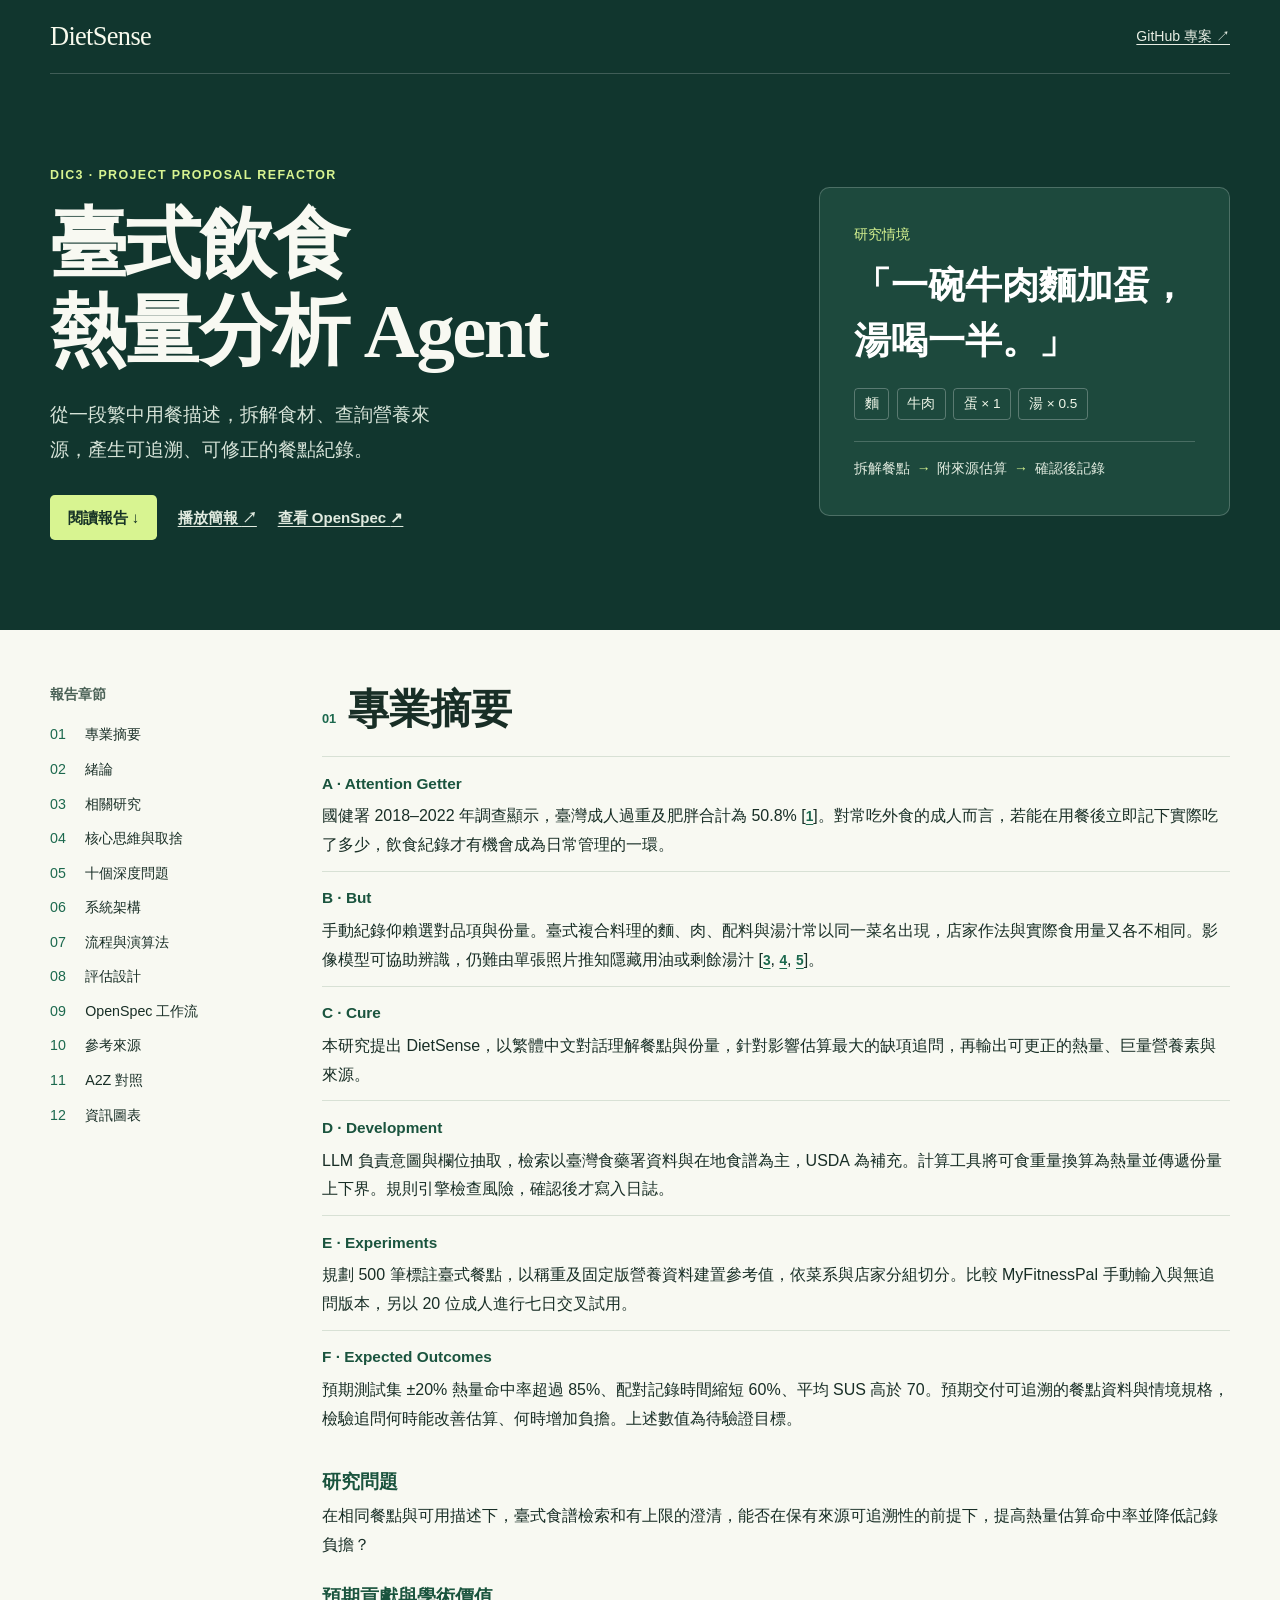
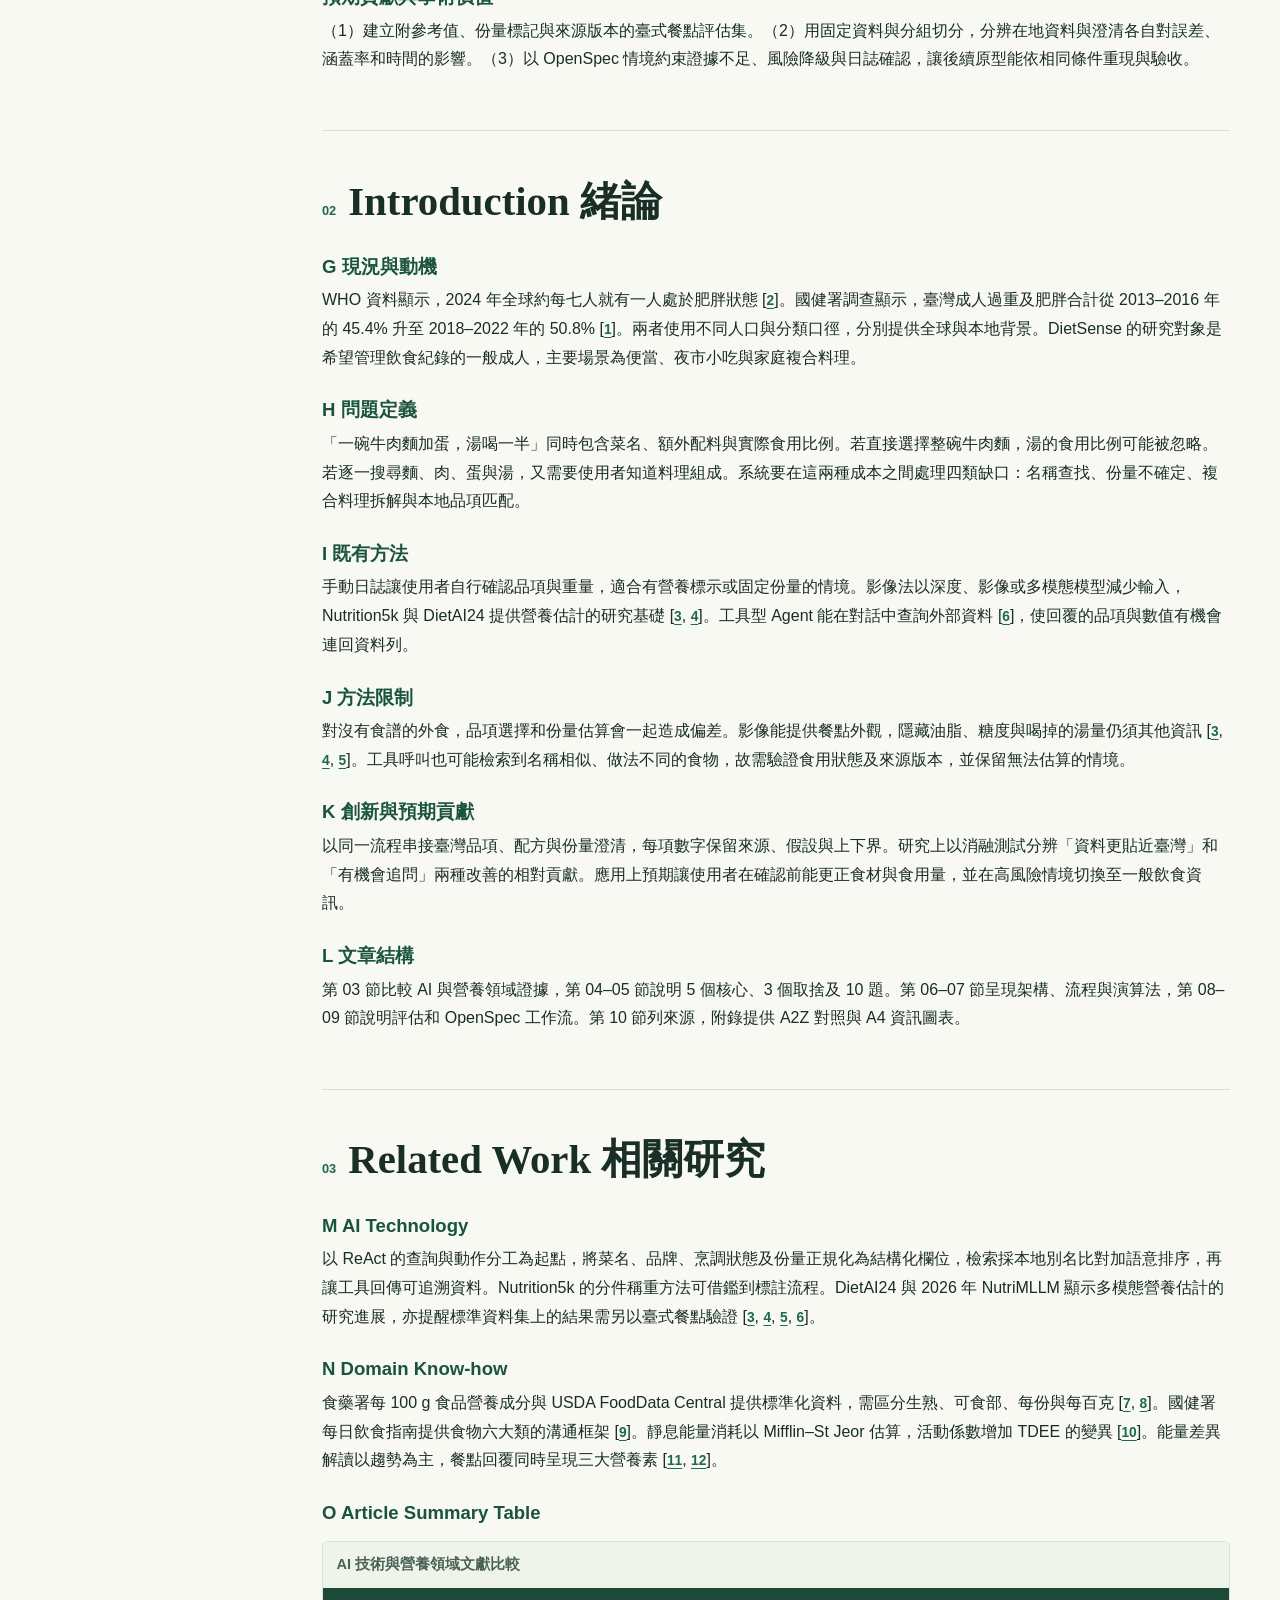
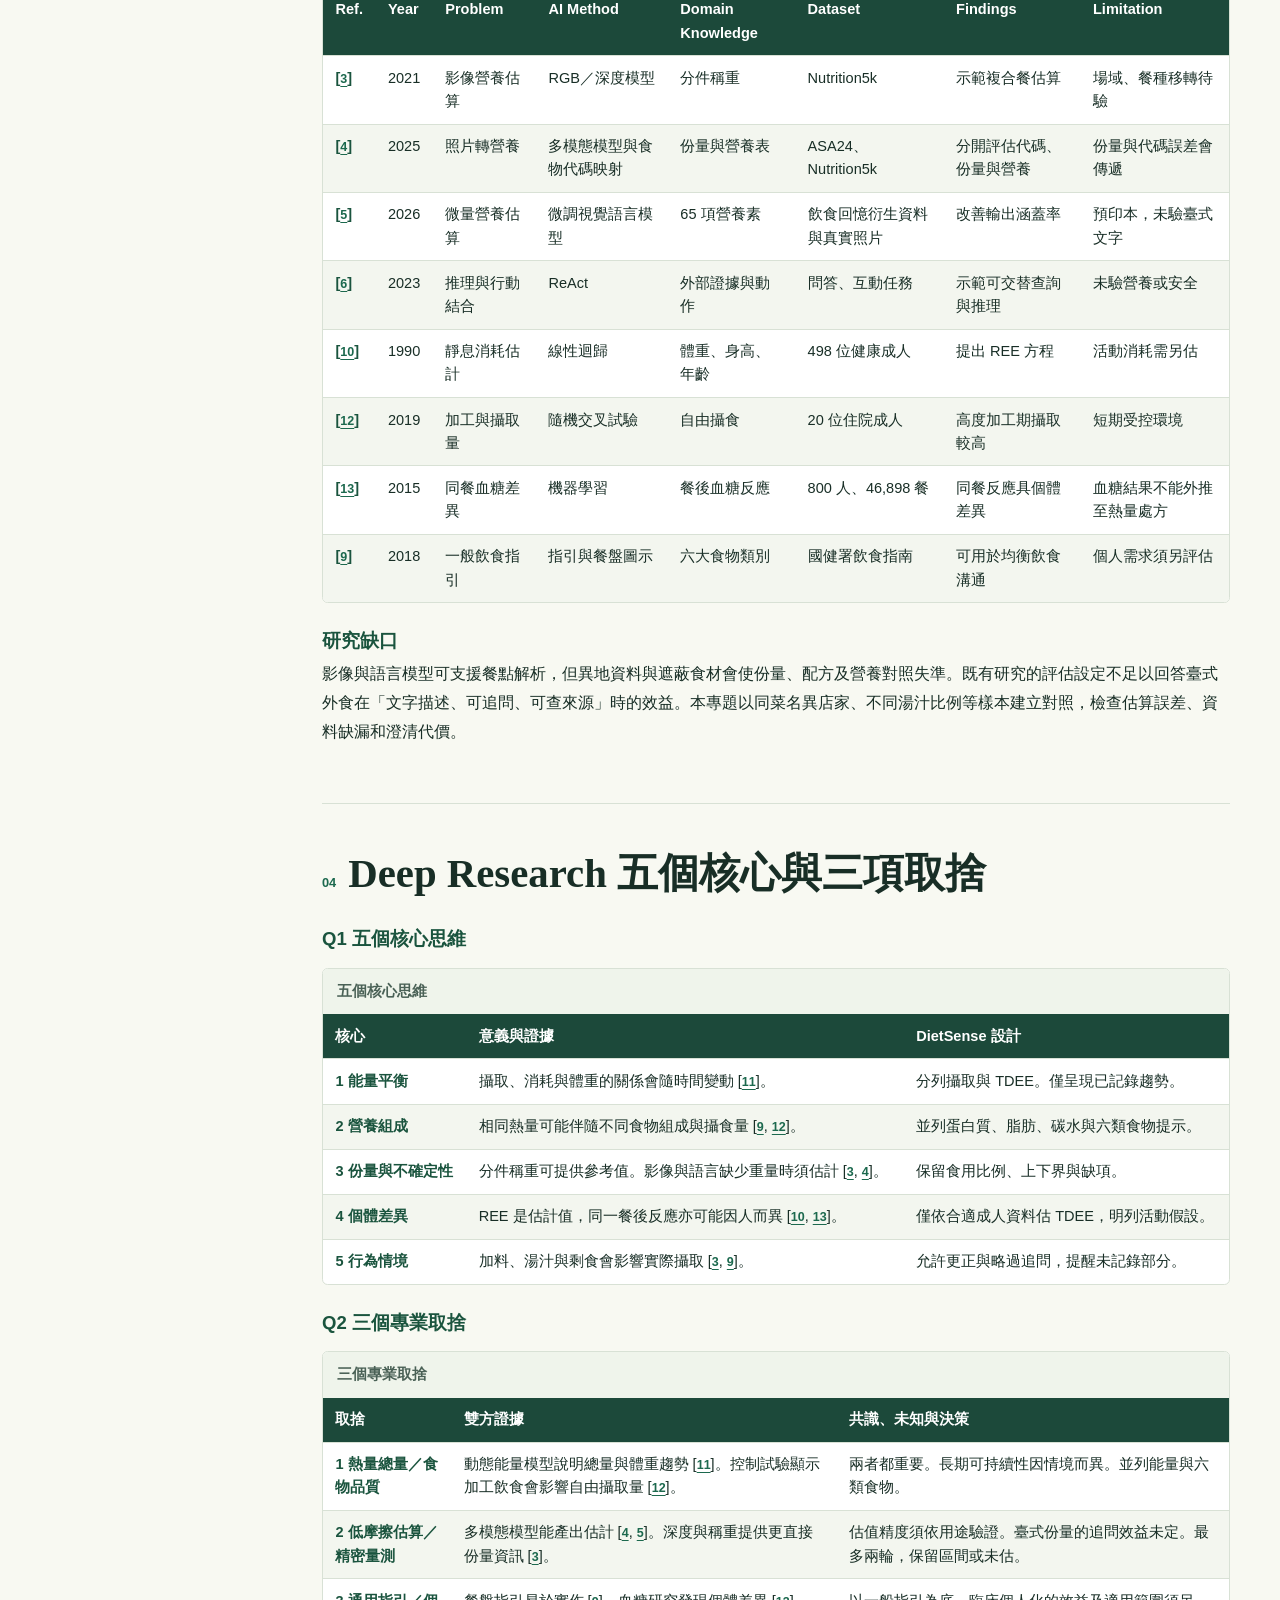
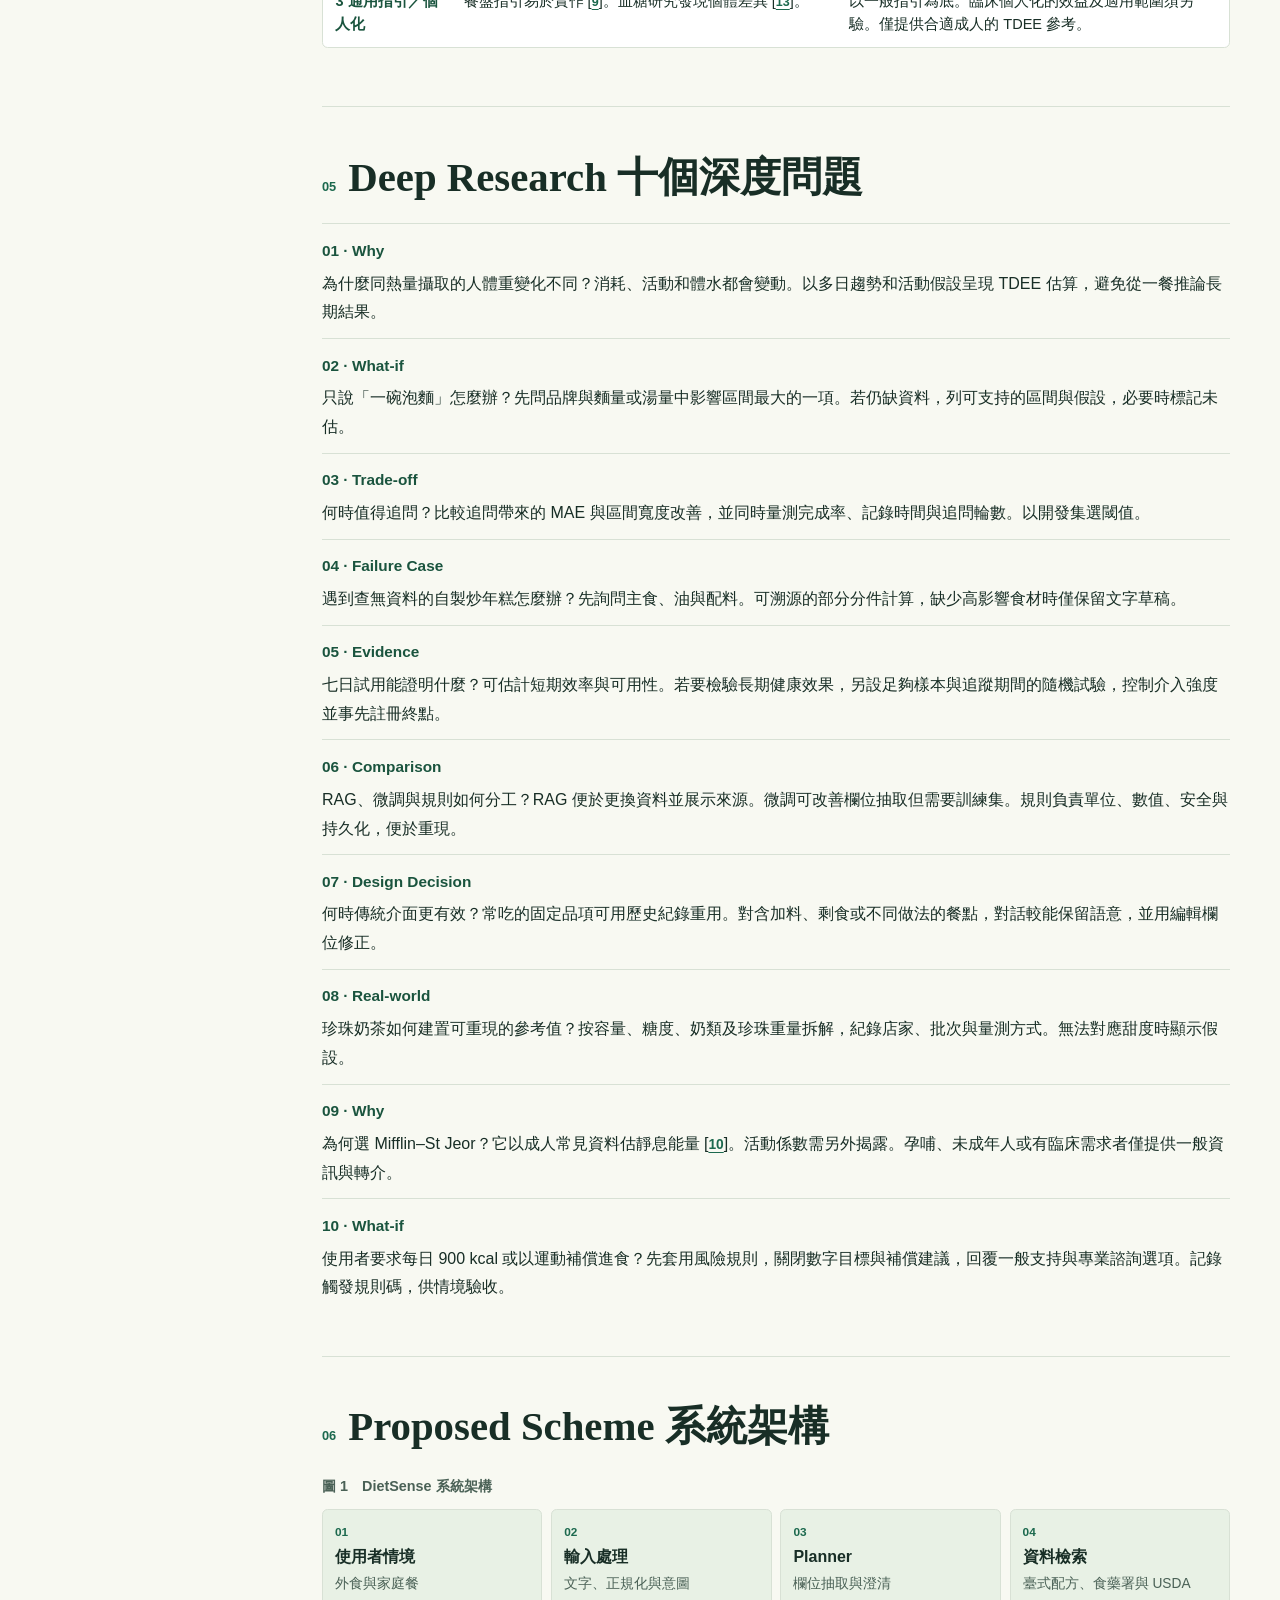
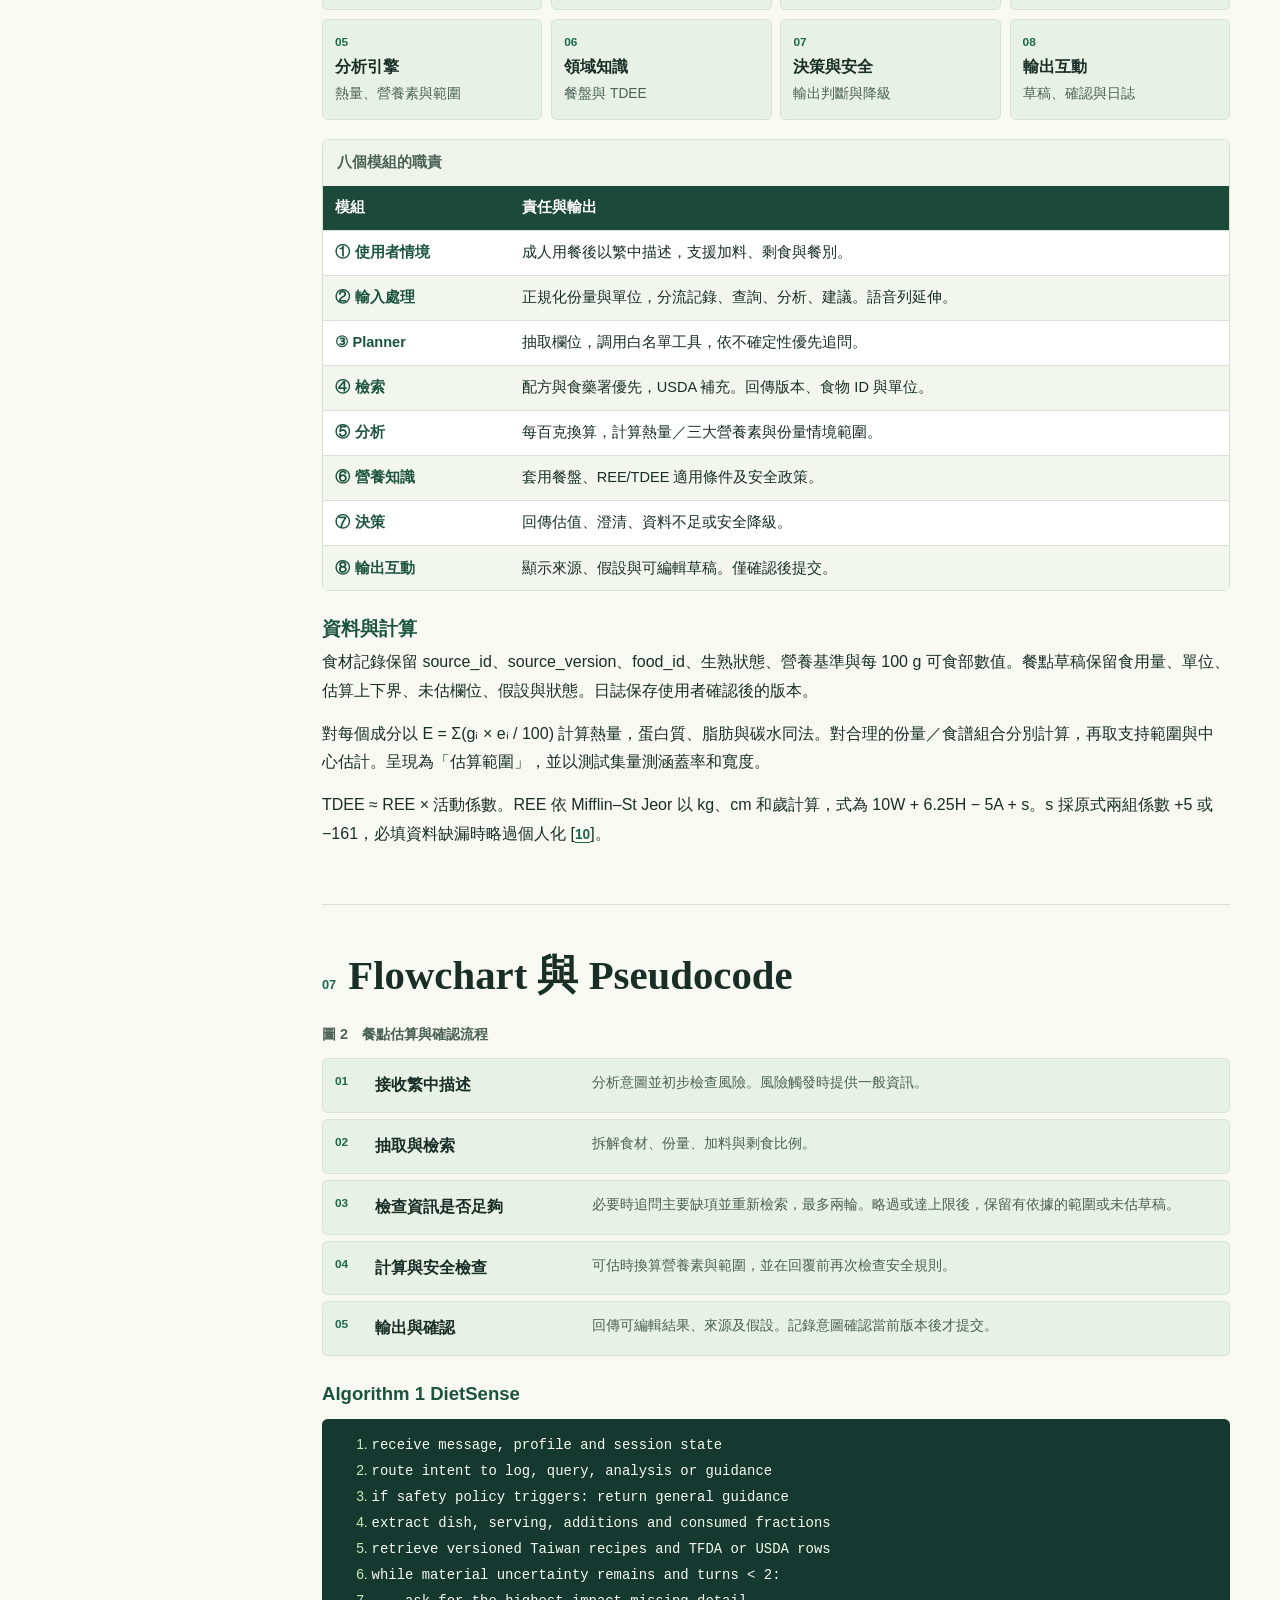
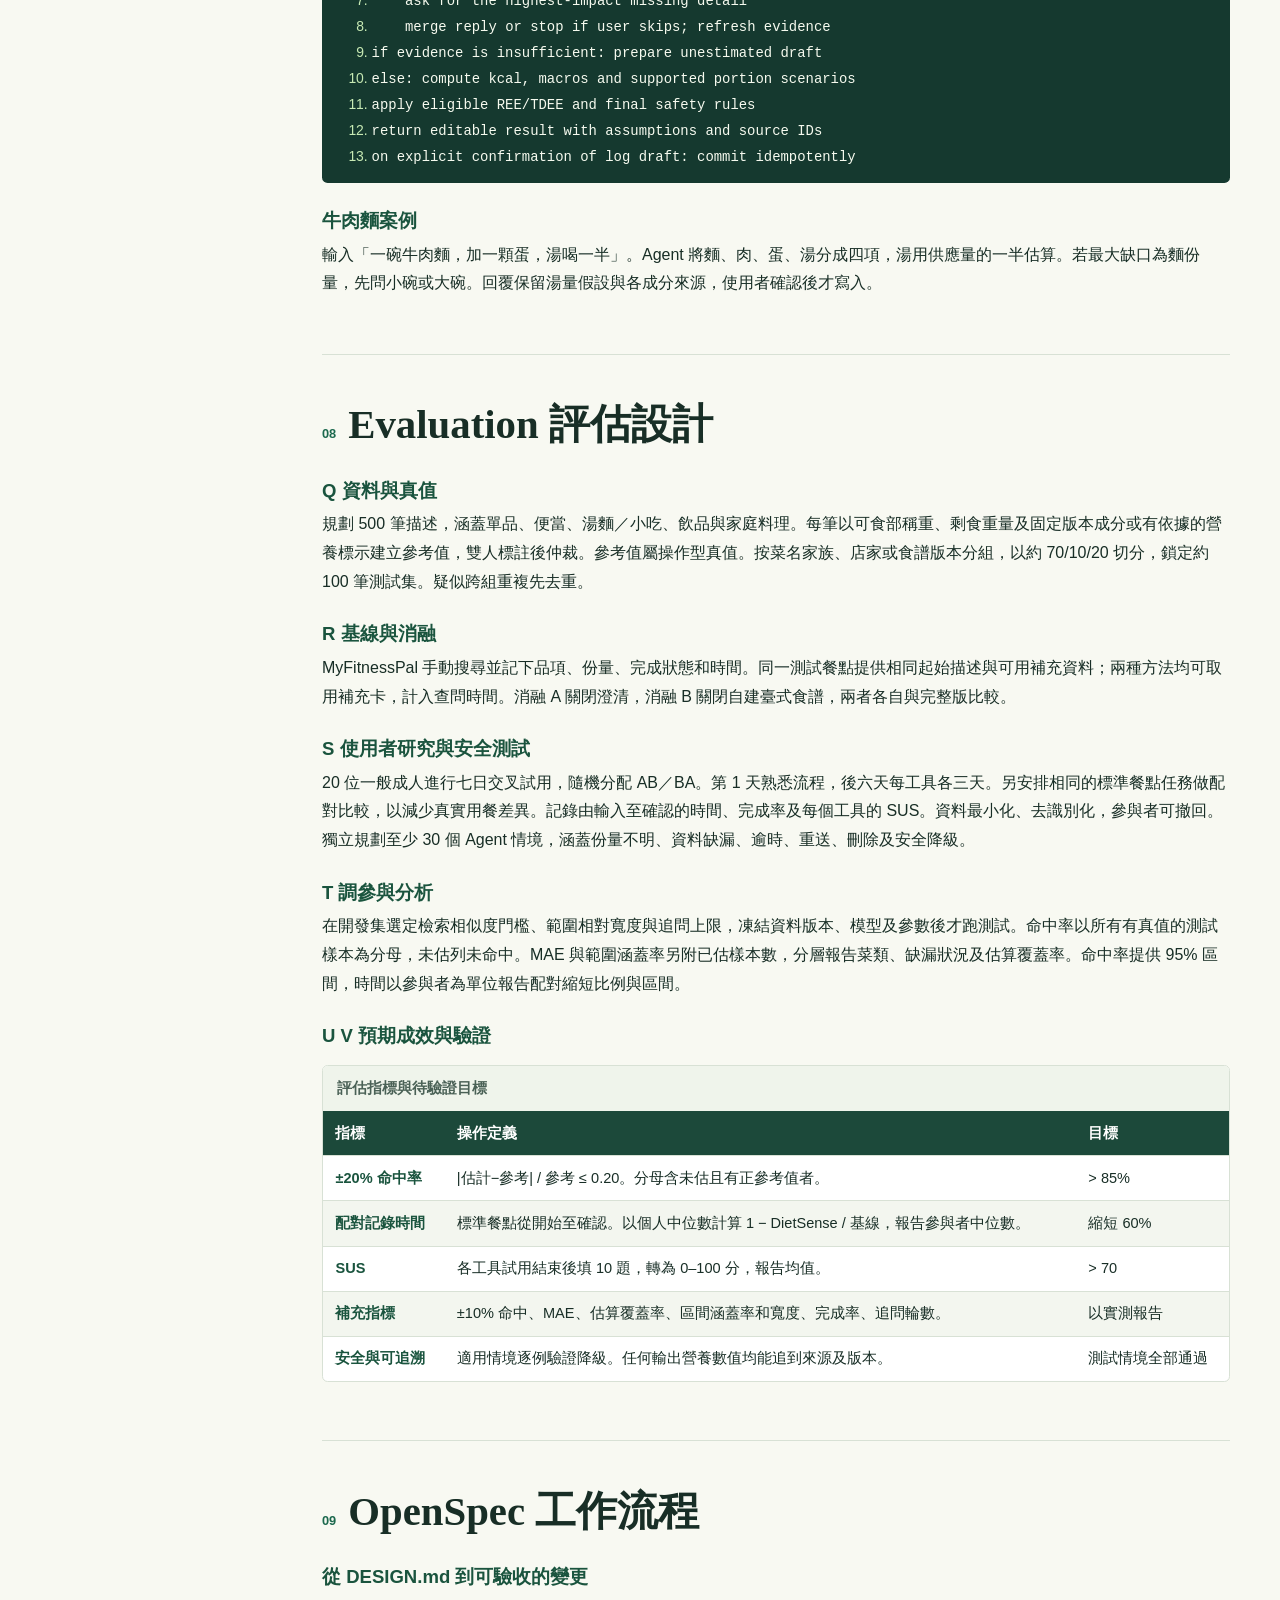
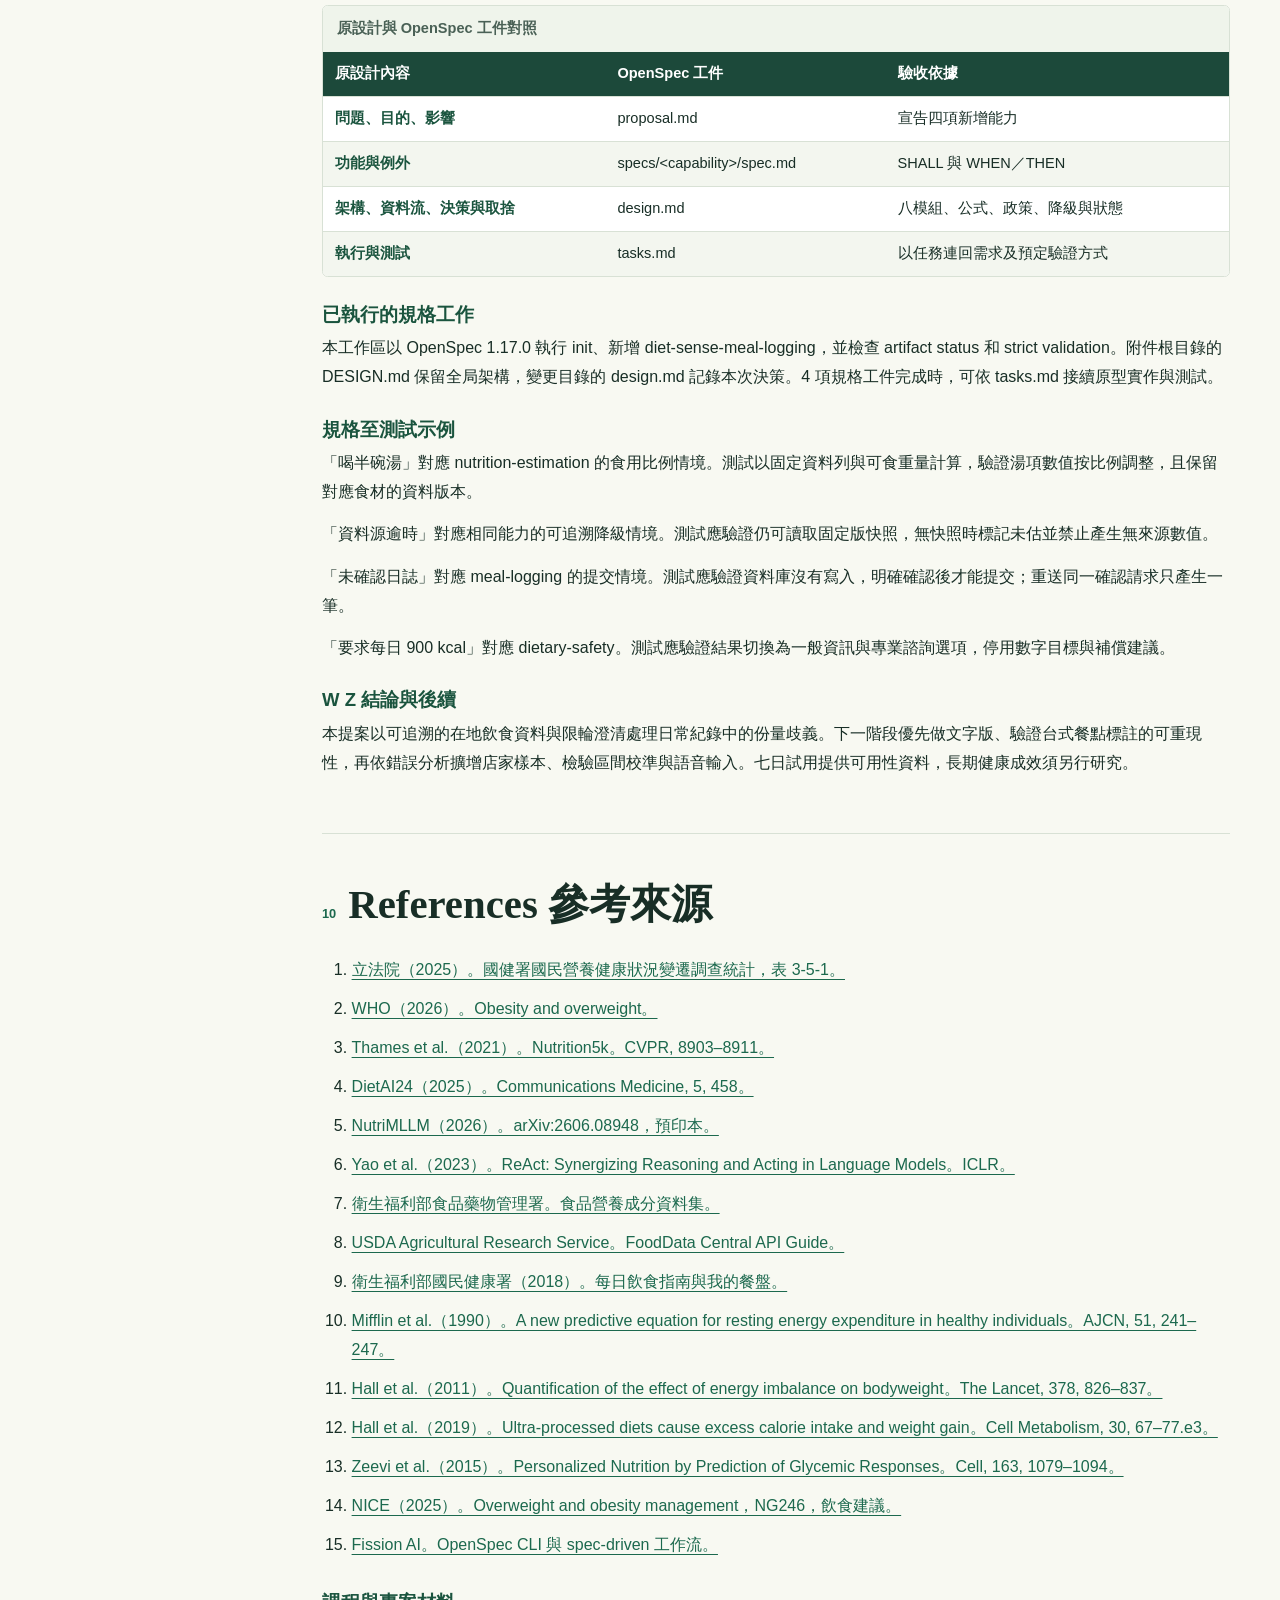
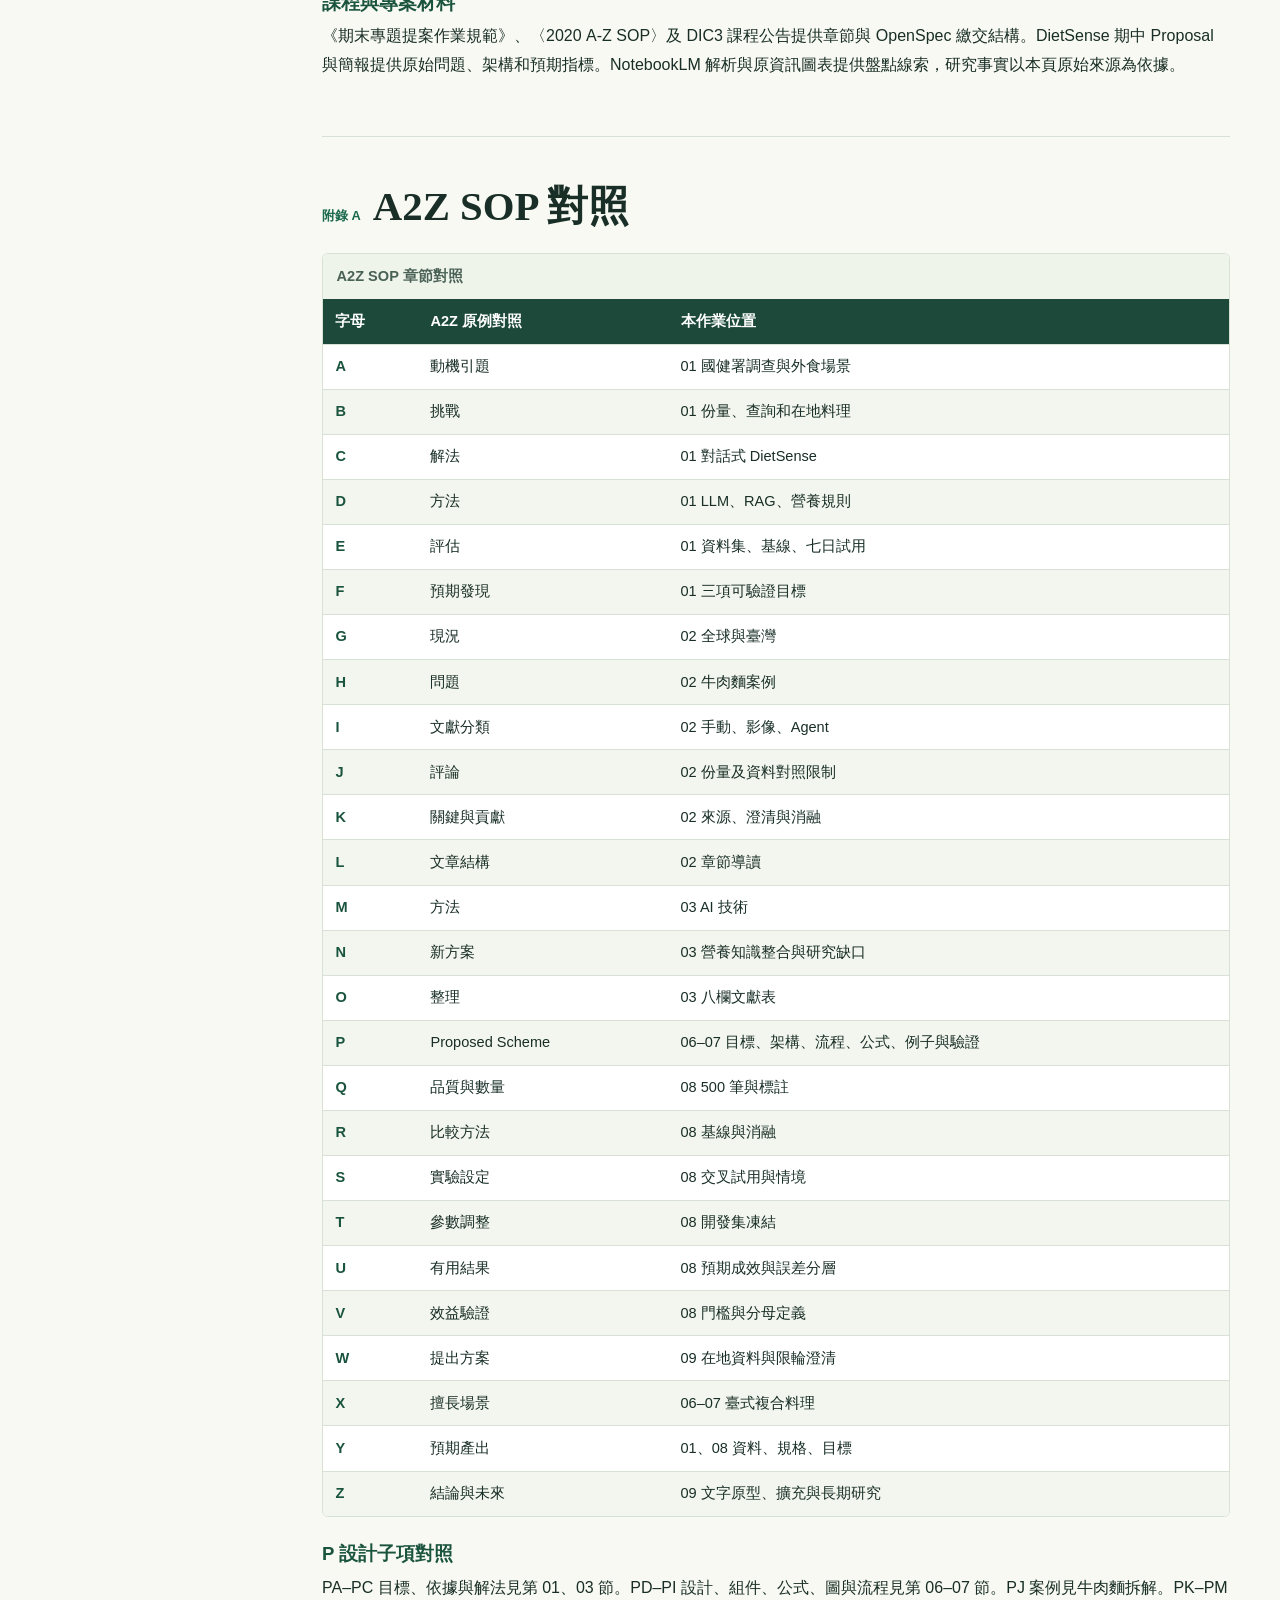
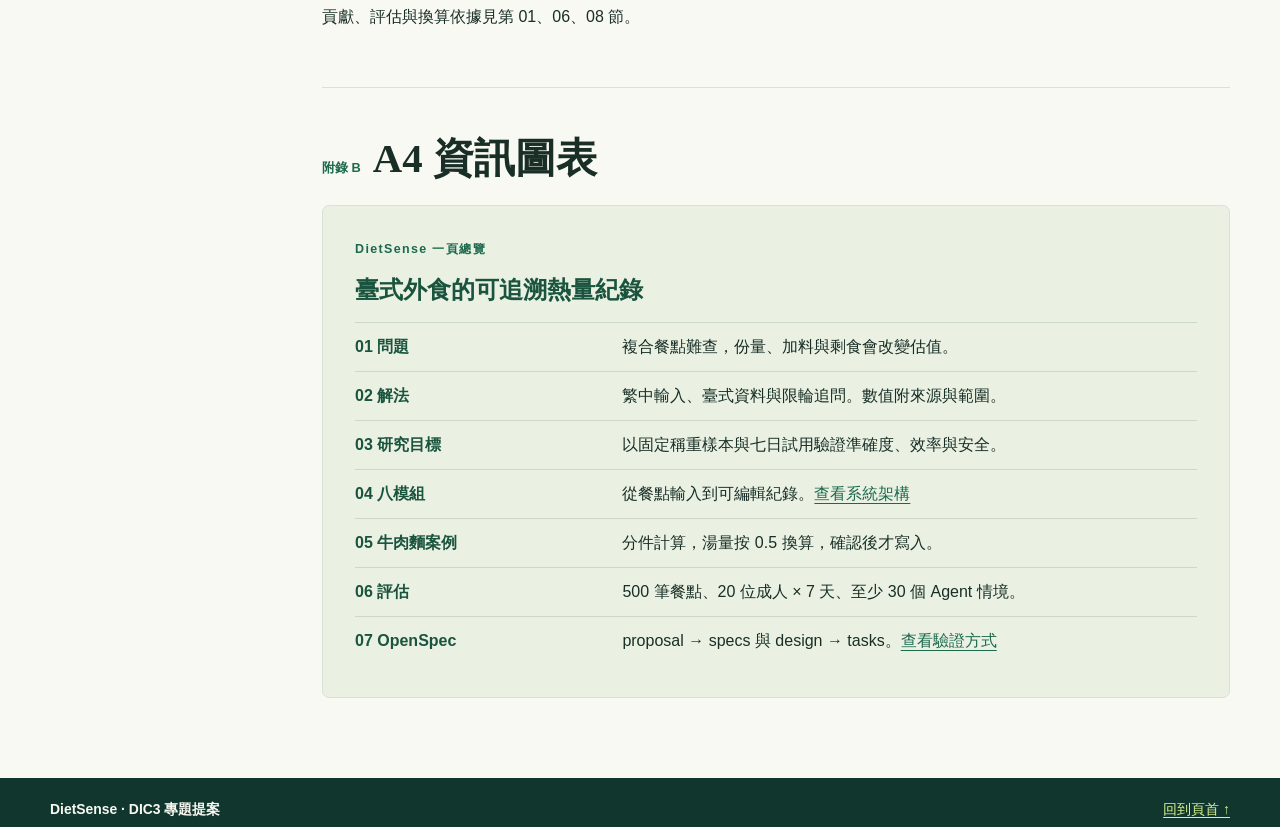
<file: index.html>
<!doctype html>
<html lang="zh-Hant-TW">
<head>
  <meta charset="utf-8">
  <meta name="viewport" content="width=device-width,initial-scale=1">
  <meta name="description" content="DietSense DIC3 專題提案重構。以 OpenSpec 設計臺式飲食熱量分析 Agent。">
  <meta name="theme-color" content="#11362e">
  <title>DietSense 臺式飲食熱量分析 Agent</title>
  <link rel="stylesheet" href="styles.css">
</head>
<body id="top">
<a href="#report" class="skip">跳至報告</a>
<header class="site-header">
  <div class="wrap masthead"><a class="brand" href="#top">DietSense</a><a class="repo-link" href="https://github.com/dennis6651259-hub/1111-DoI3">GitHub 專案 <span aria-hidden="true">↗</span></a></div>
</header>
<div class="hero">
  <div class="wrap hero-grid">
    <div>
      <p class="section-kicker">DIC3 · PROJECT PROPOSAL REFACTOR</p>
      <h1>臺式飲食<br>熱量分析 Agent</h1>
      <p class="lead">從一段繁中用餐描述，拆解食材、查詢營養來源，產生可追溯、可修正的餐點紀錄。</p>
      <div class="actions"><a class="primary" href="#abstract">閱讀報告 <span aria-hidden="true">↓</span></a><a class="secondary" href="slides/">播放簡報 <span aria-hidden="true">↗</span></a><a class="secondary" href="https://github.com/dennis6651259-hub/1111-DoI3/tree/main/openspec/changes/diet-sense-meal-logging">查看 OpenSpec <span aria-hidden="true">↗</span></a></div>
    </div>
    <figure class="example">
      <figcaption>研究情境</figcaption>
      <blockquote>「一碗牛肉麵加蛋，<br>湯喝一半。」</blockquote>
      <ul aria-label="餐點成分"><li>麵</li><li>牛肉</li><li>蛋 × 1</li><li>湯 × 0.5</li></ul>
      <p>拆解餐點 <span aria-hidden="true">→</span> 附來源估算 <span aria-hidden="true">→</span> 確認後記錄</p>
    </figure>
  </div>
</div>
<div class="wrap layout">
  <nav class="toc" aria-label="章節導覽"><p>報告章節</p><ol><li><a href="#abstract"><span>01</span>專業摘要</a></li><li><a href="#introduction"><span>02</span>緒論</a></li><li><a href="#related-work"><span>03</span>相關研究</a></li><li><a href="#core-ideas"><span>04</span>核心思維與取捨</a></li><li><a href="#questions"><span>05</span>十個深度問題</a></li><li><a href="#architecture"><span>06</span>系統架構</a></li><li><a href="#workflow"><span>07</span>流程與演算法</a></li><li><a href="#evaluation"><span>08</span>評估設計</a></li><li><a href="#openspec"><span>09</span>OpenSpec 工作流</a></li><li><a href="#references"><span>10</span>參考來源</a></li><li><a href="#a2z"><span>11</span>A2Z 對照</a></li><li><a href="#infographic"><span>12</span>資訊圖表</a></li></ol></nav>
  <details class="mobile-toc"><summary>報告章節</summary><nav aria-label="行動版章節導覽"><ol><li><a href="#abstract"><span>01</span>專業摘要</a></li><li><a href="#introduction"><span>02</span>緒論</a></li><li><a href="#related-work"><span>03</span>相關研究</a></li><li><a href="#core-ideas"><span>04</span>核心思維與取捨</a></li><li><a href="#questions"><span>05</span>十個深度問題</a></li><li><a href="#architecture"><span>06</span>系統架構</a></li><li><a href="#workflow"><span>07</span>流程與演算法</a></li><li><a href="#evaluation"><span>08</span>評估設計</a></li><li><a href="#openspec"><span>09</span>OpenSpec 工作流</a></li><li><a href="#references"><span>10</span>參考來源</a></li><li><a href="#a2z"><span>11</span>A2Z 對照</a></li><li><a href="#infographic"><span>12</span>資訊圖表</a></li></ol></nav></details>
  <main id="report">
    <section id="abstract" aria-labelledby="abstract-title"><header class="section-title"><span>01</span><h2 id="abstract-title">專業摘要</h2></header><div class="labelled"><strong>A · Attention Getter</strong><p>國健署 2018–2022 年調查顯示，臺灣成人過重及肥胖合計為 50.8% [<a class="cite" href="#ref-1">1</a>]。對常吃外食的成人而言，若能在用餐後立即記下實際吃了多少，飲食紀錄才有機會成為日常管理的一環。</p></div><div class="labelled"><strong>B · But</strong><p>手動紀錄仰賴選對品項與份量。臺式複合料理的麵、肉、配料與湯汁常以同一菜名出現，店家作法與實際食用量又各不相同。影像模型可協助辨識，仍難由單張照片推知隱藏用油或剩餘湯汁 [<a class="cite" href="#ref-3">3</a>, <a class="cite" href="#ref-4">4</a>, <a class="cite" href="#ref-5">5</a>]。</p></div><div class="labelled"><strong>C · Cure</strong><p>本研究提出 DietSense，以繁體中文對話理解餐點與份量，針對影響估算最大的缺項追問，再輸出可更正的熱量、巨量營養素與來源。</p></div><div class="labelled"><strong>D · Development</strong><p>LLM 負責意圖與欄位抽取，檢索以臺灣食藥署資料與在地食譜為主，USDA 為補充。計算工具將可食重量換算為熱量並傳遞份量上下界。規則引擎檢查風險，確認後才寫入日誌。</p></div><div class="labelled"><strong>E · Experiments</strong><p>規劃 500 筆標註臺式餐點，以稱重及固定版營養資料建置參考值，依菜系與店家分組切分。比較 MyFitnessPal 手動輸入與無追問版本，另以 20 位成人進行七日交叉試用。</p></div><div class="labelled"><strong>F · Expected Outcomes</strong><p>預期測試集 ±20% 熱量命中率超過 85%、配對記錄時間縮短 60%、平均 SUS 高於 70。預期交付可追溯的餐點資料與情境規格，檢驗追問何時能改善估算、何時增加負擔。上述數值為待驗證目標。</p></div><h3>研究問題</h3><p>在相同餐點與可用描述下，臺式食譜檢索和有上限的澄清，能否在保有來源可追溯性的前提下，提高熱量估算命中率並降低記錄負擔？</p><h3>預期貢獻與學術價值</h3><p>（1）建立附參考值、份量標記與來源版本的臺式餐點評估集。（2）用固定資料與分組切分，分辨在地資料與澄清各自對誤差、涵蓋率和時間的影響。（3）以 OpenSpec 情境約束證據不足、風險降級與日誌確認，讓後續原型能依相同條件重現與驗收。</p></section><section id="introduction" aria-labelledby="introduction-title"><header class="section-title"><span>02</span><h2 id="introduction-title">Introduction 緒論</h2></header><h3>G 現況與動機</h3><p>WHO 資料顯示，2024 年全球約每七人就有一人處於肥胖狀態 [<a class="cite" href="#ref-2">2</a>]。國健署調查顯示，臺灣成人過重及肥胖合計從 2013–2016 年的 45.4% 升至 2018–2022 年的 50.8% [<a class="cite" href="#ref-1">1</a>]。兩者使用不同人口與分類口徑，分別提供全球與本地背景。DietSense 的研究對象是希望管理飲食紀錄的一般成人，主要場景為便當、夜市小吃與家庭複合料理。</p><h3>H 問題定義</h3><p>「一碗牛肉麵加蛋，湯喝一半」同時包含菜名、額外配料與實際食用比例。若直接選擇整碗牛肉麵，湯的食用比例可能被忽略。若逐一搜尋麵、肉、蛋與湯，又需要使用者知道料理組成。系統要在這兩種成本之間處理四類缺口：名稱查找、份量不確定、複合料理拆解與本地品項匹配。</p><h3>I 既有方法</h3><p>手動日誌讓使用者自行確認品項與重量，適合有營養標示或固定份量的情境。影像法以深度、影像或多模態模型減少輸入，Nutrition5k 與 DietAI24 提供營養估計的研究基礎 [<a class="cite" href="#ref-3">3</a>, <a class="cite" href="#ref-4">4</a>]。工具型 Agent 能在對話中查詢外部資料 [<a class="cite" href="#ref-6">6</a>]，使回覆的品項與數值有機會連回資料列。</p><h3>J 方法限制</h3><p>對沒有食譜的外食，品項選擇和份量估算會一起造成偏差。影像能提供餐點外觀，隱藏油脂、糖度與喝掉的湯量仍須其他資訊 [<a class="cite" href="#ref-3">3</a>, <a class="cite" href="#ref-4">4</a>, <a class="cite" href="#ref-5">5</a>]。工具呼叫也可能檢索到名稱相似、做法不同的食物，故需驗證食用狀態及來源版本，並保留無法估算的情境。</p><h3>K 創新與預期貢獻</h3><p>以同一流程串接臺灣品項、配方與份量澄清，每項數字保留來源、假設與上下界。研究上以消融測試分辨「資料更貼近臺灣」和「有機會追問」兩種改善的相對貢獻。應用上預期讓使用者在確認前能更正食材與食用量，並在高風險情境切換至一般飲食資訊。</p><h3>L 文章結構</h3><p>第 03 節比較 AI 與營養領域證據，第 04–05 節說明 5 個核心、3 個取捨及 10 題。第 06–07 節呈現架構、流程與演算法，第 08–09 節說明評估和 OpenSpec 工作流。第 10 節列來源，附錄提供 A2Z 對照與 A4 資訊圖表。</p></section><section id="related-work" aria-labelledby="related-work-title"><header class="section-title"><span>03</span><h2 id="related-work-title">Related Work 相關研究</h2></header><h3>M AI Technology</h3><p>以 ReAct 的查詢與動作分工為起點，將菜名、品牌、烹調狀態及份量正規化為結構化欄位，檢索採本地別名比對加語意排序，再讓工具回傳可追溯資料。Nutrition5k 的分件稱重方法可借鑑到標註流程。DietAI24 與 2026 年 NutriMLLM 顯示多模態營養估計的研究進展，亦提醒標準資料集上的結果需另以臺式餐點驗證 [<a class="cite" href="#ref-3">3</a>, <a class="cite" href="#ref-4">4</a>, <a class="cite" href="#ref-5">5</a>, <a class="cite" href="#ref-6">6</a>]。</p><h3>N Domain Know-how</h3><p>食藥署每 100 g 食品營養成分與 USDA FoodData Central 提供標準化資料，需區分生熟、可食部、每份與每百克 [<a class="cite" href="#ref-7">7</a>, <a class="cite" href="#ref-8">8</a>]。國健署每日飲食指南提供食物六大類的溝通框架 [<a class="cite" href="#ref-9">9</a>]。靜息能量消耗以 Mifflin–St Jeor 估算，活動係數增加 TDEE 的變異 [<a class="cite" href="#ref-10">10</a>]。能量差異解讀以趨勢為主，餐點回覆同時呈現三大營養素 [<a class="cite" href="#ref-11">11</a>, <a class="cite" href="#ref-12">12</a>]。</p><h3>O Article Summary Table</h3><div class="table-frame" role="region" aria-label="AI 技術與營養領域文獻比較" tabindex="0"><table><caption>AI 技術與營養領域文獻比較</caption><thead><tr><th scope="col">Ref.</th><th scope="col">Year</th><th scope="col">Problem</th><th scope="col">AI Method</th><th scope="col">Domain Knowledge</th><th scope="col">Dataset</th><th scope="col">Findings</th><th scope="col">Limitation</th></tr></thead><tbody><tr><th scope="row">[<a class="cite" href="#ref-3">3</a>]</th><td>2021</td><td>影像營養估算</td><td>RGB／深度模型</td><td>分件稱重</td><td>Nutrition5k</td><td>示範複合餐估算</td><td>場域、餐種移轉待驗</td></tr><tr><th scope="row">[<a class="cite" href="#ref-4">4</a>]</th><td>2025</td><td>照片轉營養</td><td>多模態模型與食物代碼映射</td><td>份量與營養表</td><td>ASA24、Nutrition5k</td><td>分開評估代碼、份量與營養</td><td>份量與代碼誤差會傳遞</td></tr><tr><th scope="row">[<a class="cite" href="#ref-5">5</a>]</th><td>2026</td><td>微量營養估算</td><td>微調視覺語言模型</td><td>65 項營養素</td><td>飲食回憶衍生資料與真實照片</td><td>改善輸出涵蓋率</td><td>預印本，未驗臺式文字</td></tr><tr><th scope="row">[<a class="cite" href="#ref-6">6</a>]</th><td>2023</td><td>推理與行動結合</td><td>ReAct</td><td>外部證據與動作</td><td>問答、互動任務</td><td>示範可交替查詢與推理</td><td>未驗營養或安全</td></tr><tr><th scope="row">[<a class="cite" href="#ref-10">10</a>]</th><td>1990</td><td>靜息消耗估計</td><td>線性迴歸</td><td>體重、身高、年齡</td><td>498 位健康成人</td><td>提出 REE 方程</td><td>活動消耗需另估</td></tr><tr><th scope="row">[<a class="cite" href="#ref-12">12</a>]</th><td>2019</td><td>加工與攝取量</td><td>隨機交叉試驗</td><td>自由攝食</td><td>20 位住院成人</td><td>高度加工期攝取較高</td><td>短期受控環境</td></tr><tr><th scope="row">[<a class="cite" href="#ref-13">13</a>]</th><td>2015</td><td>同餐血糖差異</td><td>機器學習</td><td>餐後血糖反應</td><td>800 人、46,898 餐</td><td>同餐反應具個體差異</td><td>血糖結果不能外推至熱量處方</td></tr><tr><th scope="row">[<a class="cite" href="#ref-9">9</a>]</th><td>2018</td><td>一般飲食指引</td><td>指引與餐盤圖示</td><td>六大食物類別</td><td>國健署飲食指南</td><td>可用於均衡飲食溝通</td><td>個人需求須另評估</td></tr></tbody></table></div><h3>研究缺口</h3><p>影像與語言模型可支援餐點解析，但異地資料與遮蔽食材會使份量、配方及營養對照失準。既有研究的評估設定不足以回答臺式外食在「文字描述、可追問、可查來源」時的效益。本專題以同菜名異店家、不同湯汁比例等樣本建立對照，檢查估算誤差、資料缺漏和澄清代價。</p></section><section id="core-ideas" aria-labelledby="core-ideas-title"><header class="section-title"><span>04</span><h2 id="core-ideas-title">Deep Research 五個核心與三項取捨</h2></header><h3>Q1 五個核心思維</h3><div class="table-frame" role="region" aria-label="五個核心思維" tabindex="0"><table><caption>五個核心思維</caption><thead><tr><th scope="col">核心</th><th scope="col">意義與證據</th><th scope="col">DietSense 設計</th></tr></thead><tbody><tr><th scope="row">1 能量平衡</th><td>攝取、消耗與體重的關係會隨時間變動 [<a class="cite" href="#ref-11">11</a>]。</td><td>分列攝取與 TDEE。僅呈現已記錄趨勢。</td></tr><tr><th scope="row">2 營養組成</th><td>相同熱量可能伴隨不同食物組成與攝食量 [<a class="cite" href="#ref-9">9</a>, <a class="cite" href="#ref-12">12</a>]。</td><td>並列蛋白質、脂肪、碳水與六類食物提示。</td></tr><tr><th scope="row">3 份量與不確定性</th><td>分件稱重可提供參考值。影像與語言缺少重量時須估計 [<a class="cite" href="#ref-3">3</a>, <a class="cite" href="#ref-4">4</a>]。</td><td>保留食用比例、上下界與缺項。</td></tr><tr><th scope="row">4 個體差異</th><td>REE 是估計值，同一餐後反應亦可能因人而異 [<a class="cite" href="#ref-10">10</a>, <a class="cite" href="#ref-13">13</a>]。</td><td>僅依合適成人資料估 TDEE，明列活動假設。</td></tr><tr><th scope="row">5 行為情境</th><td>加料、湯汁與剩食會影響實際攝取 [<a class="cite" href="#ref-3">3</a>, <a class="cite" href="#ref-9">9</a>]。</td><td>允許更正與略過追問，提醒未記錄部分。</td></tr></tbody></table></div><h3>Q2 三個專業取捨</h3><div class="table-frame" role="region" aria-label="三個專業取捨" tabindex="0"><table><caption>三個專業取捨</caption><thead><tr><th scope="col">取捨</th><th scope="col">雙方證據</th><th scope="col">共識、未知與決策</th></tr></thead><tbody><tr><th scope="row">1 熱量總量／食物品質</th><td>動態能量模型說明總量與體重趨勢 [<a class="cite" href="#ref-11">11</a>]。控制試驗顯示加工飲食會影響自由攝取量 [<a class="cite" href="#ref-12">12</a>]。</td><td>兩者都重要。長期可持續性因情境而異。並列能量與六類食物。</td></tr><tr><th scope="row">2 低摩擦估算／精密量測</th><td>多模態模型能產出估計 [<a class="cite" href="#ref-4">4</a>, <a class="cite" href="#ref-5">5</a>]。深度與稱重提供更直接份量資訊 [<a class="cite" href="#ref-3">3</a>]。</td><td>估值精度須依用途驗證。臺式份量的追問效益未定。最多兩輪，保留區間或未估。</td></tr><tr><th scope="row">3 通用指引／個人化</th><td>餐盤指引易於實作 [<a class="cite" href="#ref-9">9</a>]。血糖研究發現個體差異 [<a class="cite" href="#ref-13">13</a>]。</td><td>以一般指引為底。臨床個人化的效益及適用範圍須另驗。僅提供合適成人的 TDEE 參考。</td></tr></tbody></table></div></section><section id="questions" aria-labelledby="questions-title"><header class="section-title"><span>05</span><h2 id="questions-title">Deep Research 十個深度問題</h2></header><div class="labelled"><strong>01 · Why</strong><p>為什麼同熱量攝取的人體重變化不同？消耗、活動和體水都會變動。以多日趨勢和活動假設呈現 TDEE 估算，避免從一餐推論長期結果。</p></div><div class="labelled"><strong>02 · What-if</strong><p>只說「一碗泡麵」怎麼辦？先問品牌與麵量或湯量中影響區間最大的一項。若仍缺資料，列可支持的區間與假設，必要時標記未估。</p></div><div class="labelled"><strong>03 · Trade-off</strong><p>何時值得追問？比較追問帶來的 MAE 與區間寬度改善，並同時量測完成率、記錄時間與追問輪數。以開發集選閾值。</p></div><div class="labelled"><strong>04 · Failure Case</strong><p>遇到查無資料的自製炒年糕怎麼辦？先詢問主食、油與配料。可溯源的部分分件計算，缺少高影響食材時僅保留文字草稿。</p></div><div class="labelled"><strong>05 · Evidence</strong><p>七日試用能證明什麼？可估計短期效率與可用性。若要檢驗長期健康效果，另設足夠樣本與追蹤期間的隨機試驗，控制介入強度並事先註冊終點。</p></div><div class="labelled"><strong>06 · Comparison</strong><p>RAG、微調與規則如何分工？RAG 便於更換資料並展示來源。微調可改善欄位抽取但需要訓練集。規則負責單位、數值、安全與持久化，便於重現。</p></div><div class="labelled"><strong>07 · Design Decision</strong><p>何時傳統介面更有效？常吃的固定品項可用歷史紀錄重用。對含加料、剩食或不同做法的餐點，對話較能保留語意，並用編輯欄位修正。</p></div><div class="labelled"><strong>08 · Real-world</strong><p>珍珠奶茶如何建置可重現的參考值？按容量、糖度、奶類及珍珠重量拆解，紀錄店家、批次與量測方式。無法對應甜度時顯示假設。</p></div><div class="labelled"><strong>09 · Why</strong><p>為何選 Mifflin–St Jeor？它以成人常見資料估靜息能量 [<a class="cite" href="#ref-10">10</a>]。活動係數需另外揭露。孕哺、未成年人或有臨床需求者僅提供一般資訊與轉介。</p></div><div class="labelled"><strong>10 · What-if</strong><p>使用者要求每日 900 kcal 或以運動補償進食？先套用風險規則，關閉數字目標與補償建議，回覆一般支持與專業諮詢選項。記錄觸發規則碼，供情境驗收。</p></div></section><section id="architecture" aria-labelledby="architecture-title"><header class="section-title"><span>06</span><h2 id="architecture-title">Proposed Scheme 系統架構</h2></header><figure class="diagram "><figcaption>圖 1　DietSense 系統架構</figcaption><ol><li><strong>使用者情境</strong><span>外食與家庭餐</span></li><li><strong>輸入處理</strong><span>文字、正規化與意圖</span></li><li><strong>Planner</strong><span>欄位抽取與澄清</span></li><li><strong>資料檢索</strong><span>臺式配方、食藥署與 USDA</span></li><li><strong>分析引擎</strong><span>熱量、營養素與範圍</span></li><li><strong>領域知識</strong><span>餐盤與 TDEE</span></li><li><strong>決策與安全</strong><span>輸出判斷與降級</span></li><li><strong>輸出互動</strong><span>草稿、確認與日誌</span></li></ol></figure><div class="table-frame" role="region" aria-label="八個模組的職責" tabindex="0"><table><caption>八個模組的職責</caption><thead><tr><th scope="col">模組</th><th scope="col">責任與輸出</th></tr></thead><tbody><tr><th scope="row">① 使用者情境</th><td>成人用餐後以繁中描述，支援加料、剩食與餐別。</td></tr><tr><th scope="row">② 輸入處理</th><td>正規化份量與單位，分流記錄、查詢、分析、建議。語音列延伸。</td></tr><tr><th scope="row">③ Planner</th><td>抽取欄位，調用白名單工具，依不確定性優先追問。</td></tr><tr><th scope="row">④ 檢索</th><td>配方與食藥署優先，USDA 補充。回傳版本、食物 ID 與單位。</td></tr><tr><th scope="row">⑤ 分析</th><td>每百克換算，計算熱量／三大營養素與份量情境範圍。</td></tr><tr><th scope="row">⑥ 營養知識</th><td>套用餐盤、REE/TDEE 適用條件及安全政策。</td></tr><tr><th scope="row">⑦ 決策</th><td>回傳估值、澄清、資料不足或安全降級。</td></tr><tr><th scope="row">⑧ 輸出互動</th><td>顯示來源、假設與可編輯草稿。僅確認後提交。</td></tr></tbody></table></div><h3>資料與計算</h3><p>食材記錄保留 source_id、source_version、food_id、生熟狀態、營養基準與每 100 g 可食部數值。餐點草稿保留食用量、單位、估算上下界、未估欄位、假設與狀態。日誌保存使用者確認後的版本。</p><p>對每個成分以 E = Σ(gᵢ × eᵢ / 100) 計算熱量，蛋白質、脂肪與碳水同法。對合理的份量／食譜組合分別計算，再取支持範圍與中心估計。呈現為「估算範圍」，並以測試集量測涵蓋率和寬度。</p><p>TDEE ≈ REE × 活動係數。REE 依 Mifflin–St Jeor 以 kg、cm 和歲計算，式為 10W + 6.25H − 5A + s。s 採原式兩組係數 +5 或 −161，必填資料缺漏時略過個人化 [<a class="cite" href="#ref-10">10</a>]。</p></section><section id="workflow" aria-labelledby="workflow-title"><header class="section-title"><span>07</span><h2 id="workflow-title">Flowchart 與 Pseudocode</h2></header><figure class="diagram flow"><figcaption>圖 2　餐點估算與確認流程</figcaption><ol><li><strong>接收繁中描述</strong><span>分析意圖並初步檢查風險。風險觸發時提供一般資訊。</span></li><li><strong>抽取與檢索</strong><span>拆解食材、份量、加料與剩食比例。</span></li><li><strong>檢查資訊是否足夠</strong><span>必要時追問主要缺項並重新檢索，最多兩輪。略過或達上限後，保留有依據的範圍或未估草稿。</span></li><li><strong>計算與安全檢查</strong><span>可估時換算營養素與範圍，並在回覆前再次檢查安全規則。</span></li><li><strong>輸出與確認</strong><span>回傳可編輯結果、來源及假設。記錄意圖確認當前版本後才提交。</span></li></ol></figure><h3>Algorithm 1 DietSense</h3><ol class="algorithm"><li><code>receive message, profile and session state</code></li><li><code>route intent to log, query, analysis or guidance</code></li><li><code>if safety policy triggers: return general guidance</code></li><li><code>extract dish, serving, additions and consumed fractions</code></li><li><code>retrieve versioned Taiwan recipes and TFDA or USDA rows</code></li><li><code>while material uncertainty remains and turns &lt; 2:</code></li><li><code>    ask for the highest-impact missing detail</code></li><li><code>    merge reply or stop if user skips; refresh evidence</code></li><li><code>if evidence is insufficient: prepare unestimated draft</code></li><li><code>else: compute kcal, macros and supported portion scenarios</code></li><li><code>apply eligible REE/TDEE and final safety rules</code></li><li><code>return editable result with assumptions and source IDs</code></li><li><code>on explicit confirmation of log draft: commit idempotently</code></li></ol><h3>牛肉麵案例</h3><p>輸入「一碗牛肉麵，加一顆蛋，湯喝一半」。Agent 將麵、肉、蛋、湯分成四項，湯用供應量的一半估算。若最大缺口為麵份量，先問小碗或大碗。回覆保留湯量假設與各成分來源，使用者確認後才寫入。</p></section><section id="evaluation" aria-labelledby="evaluation-title"><header class="section-title"><span>08</span><h2 id="evaluation-title">Evaluation 評估設計</h2></header><h3>Q 資料與真值</h3><p>規劃 500 筆描述，涵蓋單品、便當、湯麵／小吃、飲品與家庭料理。每筆以可食部稱重、剩食重量及固定版本成分或有依據的營養標示建立參考值，雙人標註後仲裁。參考值屬操作型真值。按菜名家族、店家或食譜版本分組，以約 70/10/20 切分，鎖定約 100 筆測試集。疑似跨組重複先去重。</p><h3>R 基線與消融</h3><p>MyFitnessPal 手動搜尋並記下品項、份量、完成狀態和時間。同一測試餐點提供相同起始描述與可用補充資料；兩種方法均可取用補充卡，計入查問時間。消融 A 關閉澄清，消融 B 關閉自建臺式食譜，兩者各自與完整版比較。</p><h3>S 使用者研究與安全測試</h3><p>20 位一般成人進行七日交叉試用，隨機分配 AB／BA。第 1 天熟悉流程，後六天每工具各三天。另安排相同的標準餐點任務做配對比較，以減少真實用餐差異。記錄由輸入至確認的時間、完成率及每個工具的 SUS。資料最小化、去識別化，參與者可撤回。獨立規劃至少 30 個 Agent 情境，涵蓋份量不明、資料缺漏、逾時、重送、刪除及安全降級。</p><h3>T 調參與分析</h3><p>在開發集選定檢索相似度門檻、範圍相對寬度與追問上限，凍結資料版本、模型及參數後才跑測試。命中率以所有有真值的測試樣本為分母，未估列未命中。MAE 與範圍涵蓋率另附已估樣本數，分層報告菜類、缺漏狀況及估算覆蓋率。命中率提供 95% 區間，時間以參與者為單位報告配對縮短比例與區間。</p><h3>U V 預期成效與驗證</h3><div class="table-frame" role="region" aria-label="評估指標與待驗證目標" tabindex="0"><table><caption>評估指標與待驗證目標</caption><thead><tr><th scope="col">指標</th><th scope="col">操作定義</th><th scope="col">目標</th></tr></thead><tbody><tr><th scope="row">±20% 命中率</th><td>|估計−參考| / 參考 ≤ 0.20。分母含未估且有正參考值者。</td><td>&gt; 85%</td></tr><tr><th scope="row">配對記錄時間</th><td>標準餐點從開始至確認。以個人中位數計算 1 − DietSense / 基線，報告參與者中位數。</td><td>縮短 60%</td></tr><tr><th scope="row">SUS</th><td>各工具試用結束後填 10 題，轉為 0–100 分，報告均值。</td><td>&gt; 70</td></tr><tr><th scope="row">補充指標</th><td>±10% 命中、MAE、估算覆蓋率、區間涵蓋率和寬度、完成率、追問輪數。</td><td>以實測報告</td></tr><tr><th scope="row">安全與可追溯</th><td>適用情境逐例驗證降級。任何輸出營養數值均能追到來源及版本。</td><td>測試情境全部通過</td></tr></tbody></table></div></section><section id="openspec" aria-labelledby="openspec-title"><header class="section-title"><span>09</span><h2 id="openspec-title">OpenSpec 工作流程</h2></header><h3>從 DESIGN.md 到可驗收的變更</h3><div class="table-frame" role="region" aria-label="原設計與 OpenSpec 工件對照" tabindex="0"><table><caption>原設計與 OpenSpec 工件對照</caption><thead><tr><th scope="col">原設計內容</th><th scope="col">OpenSpec 工件</th><th scope="col">驗收依據</th></tr></thead><tbody><tr><th scope="row">問題、目的、影響</th><td>proposal.md</td><td>宣告四項新增能力</td></tr><tr><th scope="row">功能與例外</th><td>specs/&lt;capability&gt;/spec.md</td><td>SHALL 與 WHEN／THEN</td></tr><tr><th scope="row">架構、資料流、決策與取捨</th><td>design.md</td><td>八模組、公式、政策、降級與狀態</td></tr><tr><th scope="row">執行與測試</th><td>tasks.md</td><td>以任務連回需求及預定驗證方式</td></tr></tbody></table></div><h3>已執行的規格工作</h3><p>本工作區以 OpenSpec 1.17.0 執行 init、新增 diet-sense-meal-logging，並檢查 artifact status 和 strict validation。附件根目錄的 DESIGN.md 保留全局架構，變更目錄的 design.md 記錄本次決策。4 項規格工件完成時，可依 tasks.md 接續原型實作與測試。</p><h3>規格至測試示例</h3><p>「喝半碗湯」對應 nutrition-estimation 的食用比例情境。測試以固定資料列與可食重量計算，驗證湯項數值按比例調整，且保留對應食材的資料版本。</p><p>「資料源逾時」對應相同能力的可追溯降級情境。測試應驗證仍可讀取固定版快照，無快照時標記未估並禁止產生無來源數值。</p><p>「未確認日誌」對應 meal-logging 的提交情境。測試應驗證資料庫沒有寫入，明確確認後才能提交；重送同一確認請求只產生一筆。</p><p>「要求每日 900 kcal」對應 dietary-safety。測試應驗證結果切換為一般資訊與專業諮詢選項，停用數字目標與補償建議。</p><h3>W Z 結論與後續</h3><p>本提案以可追溯的在地飲食資料與限輪澄清處理日常紀錄中的份量歧義。下一階段優先做文字版、驗證台式餐點標註的可重現性，再依錯誤分析擴增店家樣本、檢驗區間校準與語音輸入。七日試用提供可用性資料，長期健康成效須另行研究。</p></section><section id="references" aria-labelledby="references-title"><header class="section-title"><span>10</span><h2 id="references-title">References 參考來源</h2></header><ol class="references"><li id="ref-1"><a href="https://www.ly.gov.tw/Pages/Detail.aspx?nodeid=56054&amp;pid=252721">立法院（2025）。國健署國民營養健康狀況變遷調查統計，表 3-5-1。</a></li><li id="ref-2"><a href="https://www.who.int/news-room/fact-sheets/detail/obesity-and-overweight">WHO（2026）。Obesity and overweight。</a></li><li id="ref-3"><a href="https://openaccess.thecvf.com/content/CVPR2021/html/Thames_Nutrition5k_Towards_Automatic_Nutritional_Understanding_of_Generic_Food_CVPR_2021_paper.html">Thames et al.（2021）。Nutrition5k。CVPR, 8903–8911。</a></li><li id="ref-4"><a href="https://doi.org/10.1038/s43856-025-01159-0">DietAI24（2025）。Communications Medicine, 5, 458。</a></li><li id="ref-5"><a href="https://arxiv.org/abs/2606.08948">NutriMLLM（2026）。arXiv:2606.08948，預印本。</a></li><li id="ref-6"><a href="https://arxiv.org/abs/2210.03629">Yao et al.（2023）。ReAct: Synergizing Reasoning and Acting in Language Models。ICLR。</a></li><li id="ref-7"><a href="https://data.gov.tw/dataset/8543">衛生福利部食品藥物管理署。食品營養成分資料集。</a></li><li id="ref-8"><a href="https://fdc.nal.usda.gov/api-guide/">USDA Agricultural Research Service。FoodData Central API Guide。</a></li><li id="ref-9"><a href="https://www.mohw.gov.tw/cp-2704-41108-1.html">衛生福利部國民健康署（2018）。每日飲食指南與我的餐盤。</a></li><li id="ref-10"><a href="https://pubmed.ncbi.nlm.nih.gov/2305711/">Mifflin et al.（1990）。A new predictive equation for resting energy expenditure in healthy individuals。AJCN, 51, 241–247。</a></li><li id="ref-11"><a href="https://pubmed.ncbi.nlm.nih.gov/21872751/">Hall et al.（2011）。Quantification of the effect of energy imbalance on bodyweight。The Lancet, 378, 826–837。</a></li><li id="ref-12"><a href="https://pmc.ncbi.nlm.nih.gov/articles/PMC7946062/">Hall et al.（2019）。Ultra-processed diets cause excess calorie intake and weight gain。Cell Metabolism, 30, 67–77.e3。</a></li><li id="ref-13"><a href="https://pubmed.ncbi.nlm.nih.gov/26590418/">Zeevi et al.（2015）。Personalized Nutrition by Prediction of Glycemic Responses。Cell, 163, 1079–1094。</a></li><li id="ref-14"><a href="https://www.nice.org.uk/guidance/ng246/chapter/Physical-activity-and-diet">NICE（2025）。Overweight and obesity management，NG246，飲食建議。</a></li><li id="ref-15"><a href="https://github.com/Fission-AI/OpenSpec">Fission AI。OpenSpec CLI 與 spec-driven 工作流。</a></li></ol><h3>課程與專案材料</h3><p>《期末專題提案作業規範》、〈2020 A-Z SOP〉及 DIC3 課程公告提供章節與 OpenSpec 繳交結構。DietSense 期中 Proposal 與簡報提供原始問題、架構和預期指標。NotebookLM 解析與原資訊圖表提供盤點線索，研究事實以本頁原始來源為依據。</p></section><section id="a2z" aria-labelledby="a2z-title"><header class="section-title"><span>附錄 A</span><h2 id="a2z-title">A2Z SOP 對照</h2></header><div class="table-frame" role="region" aria-label="A2Z SOP 章節對照" tabindex="0"><table><caption>A2Z SOP 章節對照</caption><thead><tr><th scope="col">字母</th><th scope="col">A2Z 原例對照</th><th scope="col">本作業位置</th></tr></thead><tbody><tr><th scope="row">A</th><td>動機引題</td><td>01 國健署調查與外食場景</td></tr><tr><th scope="row">B</th><td>挑戰</td><td>01 份量、查詢和在地料理</td></tr><tr><th scope="row">C</th><td>解法</td><td>01 對話式 DietSense</td></tr><tr><th scope="row">D</th><td>方法</td><td>01 LLM、RAG、營養規則</td></tr><tr><th scope="row">E</th><td>評估</td><td>01 資料集、基線、七日試用</td></tr><tr><th scope="row">F</th><td>預期發現</td><td>01 三項可驗證目標</td></tr><tr><th scope="row">G</th><td>現況</td><td>02 全球與臺灣</td></tr><tr><th scope="row">H</th><td>問題</td><td>02 牛肉麵案例</td></tr><tr><th scope="row">I</th><td>文獻分類</td><td>02 手動、影像、Agent</td></tr><tr><th scope="row">J</th><td>評論</td><td>02 份量及資料對照限制</td></tr><tr><th scope="row">K</th><td>關鍵與貢獻</td><td>02 來源、澄清與消融</td></tr><tr><th scope="row">L</th><td>文章結構</td><td>02 章節導讀</td></tr><tr><th scope="row">M</th><td>方法</td><td>03 AI 技術</td></tr><tr><th scope="row">N</th><td>新方案</td><td>03 營養知識整合與研究缺口</td></tr><tr><th scope="row">O</th><td>整理</td><td>03 八欄文獻表</td></tr><tr><th scope="row">P</th><td>Proposed Scheme</td><td>06–07 目標、架構、流程、公式、例子與驗證</td></tr><tr><th scope="row">Q</th><td>品質與數量</td><td>08 500 筆與標註</td></tr><tr><th scope="row">R</th><td>比較方法</td><td>08 基線與消融</td></tr><tr><th scope="row">S</th><td>實驗設定</td><td>08 交叉試用與情境</td></tr><tr><th scope="row">T</th><td>參數調整</td><td>08 開發集凍結</td></tr><tr><th scope="row">U</th><td>有用結果</td><td>08 預期成效與誤差分層</td></tr><tr><th scope="row">V</th><td>效益驗證</td><td>08 門檻與分母定義</td></tr><tr><th scope="row">W</th><td>提出方案</td><td>09 在地資料與限輪澄清</td></tr><tr><th scope="row">X</th><td>擅長場景</td><td>06–07 臺式複合料理</td></tr><tr><th scope="row">Y</th><td>預期產出</td><td>01、08 資料、規格、目標</td></tr><tr><th scope="row">Z</th><td>結論與未來</td><td>09 文字原型、擴充與長期研究</td></tr></tbody></table></div><h3>P 設計子項對照</h3><p>PA–PC 目標、依據與解法見第 01、03 節。PD–PI 設計、組件、公式、圖與流程見第 06–07 節。PJ 案例見牛肉麵拆解。PK–PM 貢獻、評估與換算依據見第 01、06、08 節。</p></section><section id="infographic" aria-labelledby="infographic-title"><header class="section-title"><span>附錄 B</span><h2 id="infographic-title">A4 資訊圖表</h2></header>
<div class="snapshot">
  <p class="section-kicker">DietSense 一頁總覽</p>
  <h3>臺式外食的可追溯熱量紀錄</h3>
  <dl>
    <div><dt>01 問題</dt><dd>複合餐點難查，份量、加料與剩食會改變估值。</dd></div>
    <div><dt>02 解法</dt><dd>繁中輸入、臺式資料與限輪追問。數值附來源與範圍。</dd></div>
    <div><dt>03 研究目標</dt><dd>以固定稱重樣本與七日試用驗證準確度、效率與安全。</dd></div>
    <div><dt>04 八模組</dt><dd>從餐點輸入到可編輯紀錄。<a href="#architecture">查看系統架構</a></dd></div>
    <div><dt>05 牛肉麵案例</dt><dd>分件計算，湯量按 0.5 換算，確認後才寫入。</dd></div>
    <div><dt>06 評估</dt><dd>500 筆餐點、20 位成人 × 7 天、至少 30 個 Agent 情境。</dd></div>
    <div><dt>07 OpenSpec</dt><dd>proposal → specs 與 design → tasks。<a href="#openspec">查看驗證方式</a></dd></div>
  </dl>
</div>
</section>
  </main>
</div>
<footer class="site-footer"><div class="wrap"><strong>DietSense · DIC3 專題提案</strong><a href="#top">回到頁首 ↑</a></div></footer>
</body>
</html>
</file>
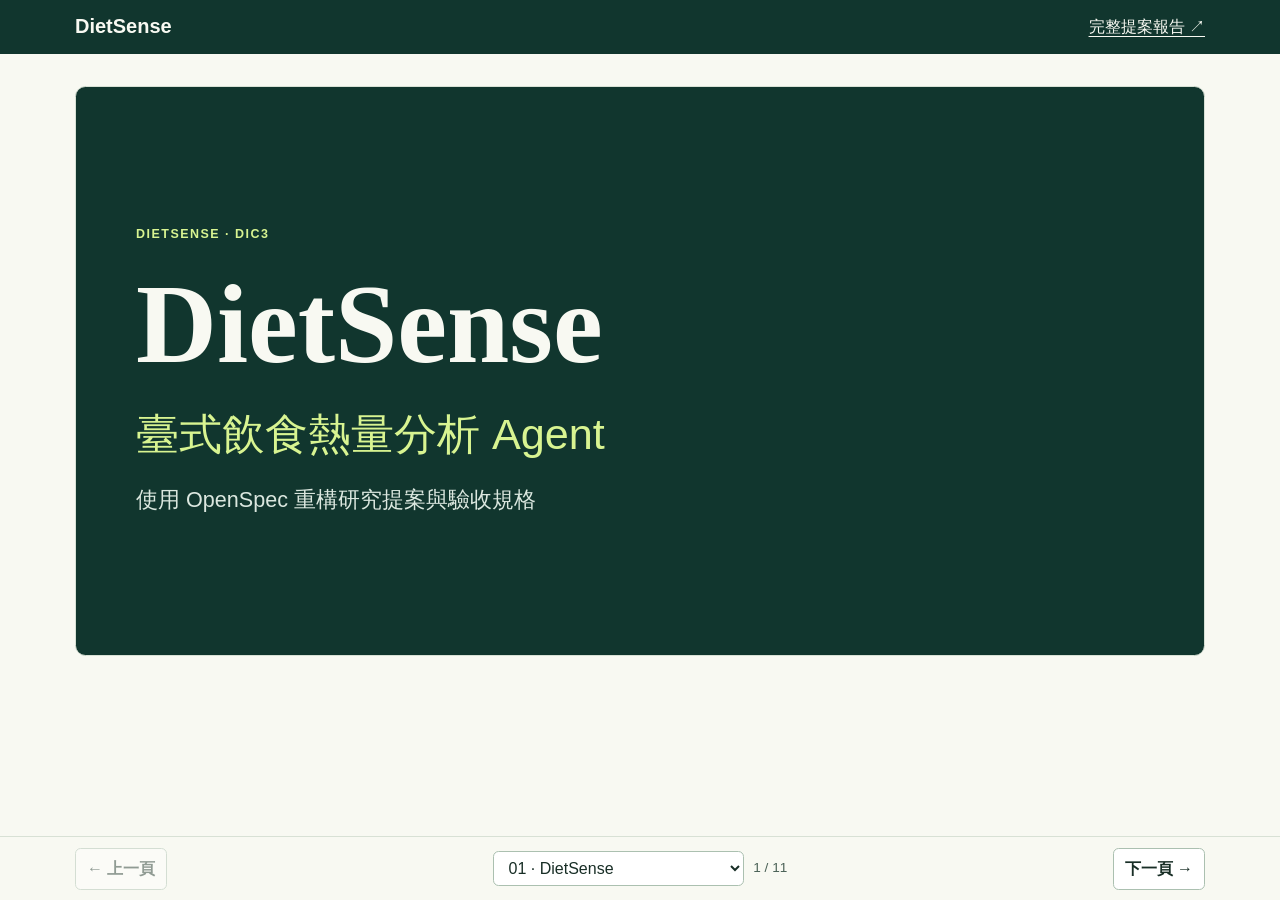
<file: slides/index.html>
<!doctype html>
<html lang="zh-Hant-TW">
<head>
  <meta charset="utf-8">
  <meta name="viewport" content="width=device-width, initial-scale=1">
  <meta name="description" content="DietSense DIC3 提案簡報，共 11 頁。">
  <title>DietSense 網頁簡報</title>
  <link rel="stylesheet" href="slides.css">
  <script src="slides.js" defer></script>
</head>
<body>
  <header class="top">
    <a href="../" class="brand">DietSense</a>
    <a href="../">完整提案報告 ↗</a>
  </header>
  <main class="deck" aria-label="DietSense 提案簡報">
    <section id="slide-1" class="slide cover" aria-labelledby="title-1">
      <p class="kicker">DIETSENSE · DIC3</p>
      <h1 id="title-1">DietSense</h1>
      <p class="subtitle">臺式飲食熱量分析 Agent</p>
<p class="intro">使用 OpenSpec 重構研究提案與驗收規格</p>
    </section>
    <section id="slide-2" class="slide " aria-labelledby="title-2">
      <p class="kicker">DIETSENSE · DIC3</p>
      <h1 id="title-2">臺式外食紀錄的問題</h1>
      <div class="split">
<div><p class="stat">50.8%</p><p>臺灣成人過重及肥胖合計<br>國健署 2018–2022 年調查</p></div>
<div><blockquote>「一碗牛肉麵加蛋，湯喝一半。」</blockquote><p>同一菜名底下有麵、肉、蛋和湯。餐點紀錄需保留食用量及配料，才能將數值追到對應食材。</p></div>
</div><p class="callout">研究問題｜臺式資料與限輪澄清能否減少估算誤差及記錄負擔？</p>
    </section>
    <section id="slide-3" class="slide " aria-labelledby="title-3">
      <p class="kicker">DIETSENSE · DIC3</p>
      <h1 id="title-3">研究方法與缺口</h1>
      <dl class="rows"><div><dt>影像與多模態</dt><dd>Nutrition5k 提供分件稱重。DietAI24 與 NutriMLLM 探索影像營養估計，隱藏用油與剩食仍須額外資訊。</dd></div><div><dt>工具型 Agent</dt><dd>ReAct 提供規劃與外部查詢的參考。營養數字由食藥署、在地食譜和 USDA 資料支持。</dd></div><div><dt>本提案的檢驗</dt><dd>在臺式文字描述下，分別測試在地資料與澄清對誤差、涵蓋率及記錄時間的影響。</dd></div></dl>
    </section>
    <section id="slide-4" class="slide " aria-labelledby="title-4">
      <p class="kicker">DIETSENSE · DIC3</p>
      <h1 id="title-4">五個核心思維</h1>
      <dl class="rows"><div><dt>01 能量平衡</dt><dd>區分已記錄攝取與 TDEE，依多日趨勢解讀。</dd></div><div><dt>02 營養組成</dt><dd>並列熱量、巨量營養素與六類食物。</dd></div><div><dt>03 份量與不確定性</dt><dd>處理可食部與剩食，保留估算範圍。</dd></div><div><dt>04 個體差異</dt><dd>以成人 REE 與活動假設估 TDEE，列出適用條件。</dd></div><div><dt>05 行為情境</dt><dd>支援加料、更正與略過追問。</dd></div></dl>
    </section>
    <section id="slide-5" class="slide " aria-labelledby="title-5">
      <p class="kicker">DIETSENSE · DIC3</p>
      <h1 id="title-5">三項取捨與設計決策</h1>
      <dl class="rows"><div><dt>熱量總量／食物品質</dt><dd>回覆同時呈現熱量與六類食物資訊。</dd></div><div><dt>操作效率／量測精度</dt><dd>以稱重作為參考值。日常紀錄最多追問兩輪，再依證據顯示區間或未估。</dd></div><div><dt>通用／個人化</dt><dd>一般資訊以國健署指引為底。合適成人才啟用 TDEE，限制性請求啟用安全降級。</dd></div></dl>
    </section>
    <section id="slide-6" class="slide " aria-labelledby="title-6">
      <p class="kicker">DIETSENSE · DIC3</p>
      <h1 id="title-6">八模組系統架構</h1>
      <ol class="modules"><li>使用者情境</li><li>輸入處理</li><li>Planner</li><li>版本化檢索</li><li>估算引擎</li><li>營養知識</li><li>決策與安全</li><li>輸出互動</li></ol><p class="callout">LLM 抽取食材與份量。白名單工具負責取值、運算與儲存。</p>
    </section>
    <section id="slide-7" class="slide " aria-labelledby="title-7">
      <p class="kicker">DIETSENSE · DIC3</p>
      <h1 id="title-7">餐點估算與確認流程</h1>
      <dl class="rows"><div><dt>描述餐點 → 抽取並檢索</dt><dd>解析食材、份量、加料及食用比例。</dd></div><div><dt>資訊足以估算？</dt><dd>足夠時，計算營養與範圍。不足時最多追問兩輪，更新資料後重查。略過或達上限時，回傳有依據的範圍或未估草稿。</dd></div><div><dt>安全規則是否觸發？</dt><dd>觸發時提供一般資訊與諮詢選項。其他情境回傳附來源的可編輯結果。</dd></div></dl><p class="callout">記錄意圖須由使用者確認當前版本後才提交。</p>
    </section>
    <section id="slide-8" class="slide " aria-labelledby="title-8">
      <p class="kicker">DIETSENSE · DIC3</p>
      <h1 id="title-8">核心演算法</h1>
      <ol class="steps"><li>接收請求與狀態，分流記錄、查詢、分析或建議。</li><li>套用初步風險規則，必要時回覆一般資訊。</li><li>抽取食材、份量、加料及食用比例，檢索版本化資料。</li><li>關鍵資料不足時追問，至多兩輪。更新證據並重新判斷。</li><li>證據不足時標記未估。可估時換算 kcal、三大營養素及區間。</li><li>視適用條件估 TDEE，套用輸出安全規則。</li><li>附來源與假設回傳。記錄意圖經明確確認後提交，重送去重。</li></ol>
    </section>
    <section id="slide-9" class="slide " aria-labelledby="title-9">
      <p class="kicker">DIETSENSE · DIC3</p>
      <h1 id="title-9">評估設計與預期成效</h1>
      <dl class="rows"><div><dt>500 筆臺式餐點</dt><dd>依店家／菜系分組，以分件稱重建立參考值。比較 MyFitnessPal 手動紀錄與兩項消融。</dd></div><div><dt>20 位成人 × 7 天</dt><dd>首日熟悉，後六天隨機 AB／BA 交叉。另設至少 30 個 Agent 情境驗證安全與例外。</dd></div></dl><h2>待驗證目標</h2><dl class="metrics"><div><dt>&gt; 85%</dt><dd>±20% 熱量命中</dd></div><div><dt>60%</dt><dd>配對記錄時間縮短</dd></div><div><dt>&gt; 70</dt><dd>平均 SUS</dd></div></dl>
    </section>
    <section id="slide-10" class="slide " aria-labelledby="title-10">
      <p class="kicker">DIETSENSE · DIC3</p>
      <h1 id="title-10">OpenSpec 從設計到驗收</h1>
      <dl class="rows"><div><dt>proposal.md</dt><dd>定義問題與四項能力。</dd></div><div><dt>specs／design.md</dt><dd>把行為寫成 SHALL 和 WHEN／THEN，記錄架構、資料與降級決策。</dd></div><div><dt>tasks.md</dt><dd>實作後以半湯比例、逾時、重送和高風險請求等情境驗收。</dd></div></dl><p class="callout">OpenSpec 1.17.0 · 4/4 規格工件 · strict validate 通過</p>
    </section>
    <section id="slide-11" class="slide " aria-labelledby="title-11">
      <p class="kicker">DIETSENSE · DIC3</p>
      <h1 id="title-11">預期貢獻與下一階段</h1>
      <dl class="rows"><div><dt>可重現的臺式樣本</dt><dd>版本化標註與參考值可支援在地飲食工具比較。</dd></div><div><dt>可解釋的估算</dt><dd>以分組評估和消融檢驗在地資料、澄清對誤差與成本的貢獻。</dd></div><div><dt>可驗收的 Agent</dt><dd>先做文字原型與 30 個情境，通過後執行使用者試用並報告結果。</dd></div></dl><p><a href="../#openspec">閱讀完整規格工作流 →</a></p>
    </section>
  </main>
  <nav class="controls" aria-label="簡報控制" hidden>
    <button type="button" id="previous">← <span>上一頁</span></button>
    <div class="jump">
      <label for="slide-select">跳到投影片</label>
      <select id="slide-select">
          <option value="1">01 · DietSense</option>
          <option value="2">02 · 臺式外食紀錄的問題</option>
          <option value="3">03 · 研究方法與缺口</option>
          <option value="4">04 · 五個核心思維</option>
          <option value="5">05 · 三項取捨與設計決策</option>
          <option value="6">06 · 八模組系統架構</option>
          <option value="7">07 · 餐點估算與確認流程</option>
          <option value="8">08 · 核心演算法</option>
          <option value="9">09 · 評估設計與預期成效</option>
          <option value="10">10 · OpenSpec 從設計到驗收</option>
          <option value="11">11 · 預期貢獻與下一階段</option>
      </select>
      <span id="position" role="status"></span>
    </div>
    <button type="button" id="next"><span>下一頁</span> →</button>
  </nav>
</body>
</html>
</file>
<file: styles.css>
:root {
  color-scheme: light;
  --paper: #f8f9f2;
  --ink: #182e26;
  --muted: #4a6156;
  --dark: #11362e;
  --green: #1c694e;
  --accent: #d8f491;
  --border: #d8e1d5;
  --surface: #fff;
  --sans: "DM Sans", "Noto Sans TC", "Microsoft JhengHei", sans-serif;
  --serif: "Instrument Serif", "Noto Serif TC", "PMingLiU", serif;
}
*, *::before, *::after { box-sizing: border-box; }
body { margin: 0; background: var(--paper); color: var(--ink); font: 1rem/1.8 var(--sans); }
a { color: var(--green); text-underline-offset: .22em; }
a:hover { text-decoration-thickness: 2px; }
a:focus-visible, summary:focus-visible, [tabindex]:focus-visible { outline: 3px solid #168155; outline-offset: 4px; }
[id] { scroll-margin-top: 1.3rem; }
.wrap { width: min(100% - 3rem, 1180px); margin-inline: auto; }
.skip { position: absolute; top: .5rem; left: 1rem; z-index: 1; padding: .5rem 1rem; background: #fff; transform: translateY(-170%); }
.skip:focus { transform: none; }
.site-header, .hero { background: var(--dark); color: var(--paper); }
.masthead { display: flex; justify-content: space-between; align-items: center; gap: 1rem; padding-block: .8rem; border-bottom: 1px solid #ffffff32; }
.brand { color: #f8faed; font-family: var(--serif); font-size: 1.65rem; letter-spacing: -.025em; text-decoration: none; }
.repo-link { color: #e8eee4; font-size: .88rem; }
.hero { padding-block: clamp(3rem, 7vw, 6rem); }
.hero-grid { display: grid; grid-template-columns: minmax(0, 1.38fr) minmax(0, .82fr); align-items: center; gap: clamp(2rem, 6vw, 5rem); }
.section-kicker { color: var(--accent); font-size: .78rem; font-weight: 700; letter-spacing: .11em; }
.hero h1 { font-family: var(--serif); font-size: clamp(2.85rem, 6vw, 5.05rem); line-height: 1.13; margin: 1rem 0; letter-spacing: -.035em; }
.lead { color: #d6e3d8; font-size: clamp(1.02rem, 2vw, 1.2rem); max-width: 36ch; margin: 1.4rem 0 1.75rem; }
.actions { display: flex; gap: 1.3rem; align-items: center; flex-wrap: wrap; }
.actions a { font-size: .94rem; font-weight: 700; }
.primary { color: #163226; background: var(--accent); padding: .55rem 1.1rem; text-decoration: none; border-radius: .3rem; }
.primary:hover { background: #e9ffb7; }
.secondary { color: #e0eadf; }
.example { margin: 0; padding: clamp(1.25rem, 3vw, 2.15rem); background: #1d493d; border: 1px solid #ffffff35; border-radius: .65rem; }
.example figcaption { font-size: .86rem; color: var(--accent); }
.example blockquote { margin: .65rem 0 1.25rem; color: #fff; font-family: var(--serif); font-size: clamp(1.5rem, 3vw, 2.3rem); font-weight: 700; line-height: 1.5; }
.example ul { display: flex; flex-wrap: wrap; gap: .45rem; list-style: none; padding: 0; }
.example li { border: 1px solid #ffffff45; padding: .16rem .6rem; border-radius: .24rem; color: #eff6e8; font-size: .85rem; }
.example p { border-top: 1px solid #ffffff32; margin: 1.3rem 0 0; padding-top: .9rem; color: #e1ebdf; font-size: .87rem; }
.example p span { color: var(--accent); margin-inline: .2em; }
.layout { display: grid; grid-template-columns: 13rem minmax(0, 1fr); gap: clamp(2rem, 5vw, 4.4rem); padding-block: 3.3rem 5rem; }
.toc { position: sticky; top: 1.3rem; max-height: calc(100vh - 2.6rem); overflow-y: auto; align-self: start; }
.toc p { margin: 0 0 .65rem; color: var(--muted); font-weight: 700; font-size: .88rem; }
.toc ol, .mobile-toc ol { list-style: none; padding: 0; margin: 0; }
.toc a, .mobile-toc a { display: block; color: var(--ink); padding: .28rem 0; font-size: .89rem; text-decoration: none; }
.toc a:hover, .mobile-toc a:hover { text-decoration: underline; }
.toc span, .mobile-toc span { color: var(--green); display: inline-block; min-width: 2.2rem; font-variant-numeric: tabular-nums; }
.mobile-toc { display: none; }
main { min-width: 0; }
section { border-bottom: 1px solid var(--border); padding-block: 2.65rem; }
section:first-child { padding-top: 0; }
section:last-child { padding-bottom: 0; border: 0; }
.section-title { display: flex; align-items: baseline; gap: .75rem; margin-bottom: 1.15rem; }
.section-title span { color: var(--green); font-size: .8rem; font-weight: 700; white-space: nowrap; }
h2, h3 { line-height: 1.36; }
h2 { font-family: var(--serif); font-size: clamp(1.7rem, 3.2vw, 2.55rem); margin: 0; }
h3 { color: #1a543e; font-size: 1.16rem; margin: 1.55rem 0 .45rem; }
p { margin: 0 0 .85rem; }
.labelled { border-top: 1px solid var(--border); padding: .78rem 0 .68rem; }
.labelled strong { color: #1a543e; font-size: .96rem; }
.labelled p { margin: .25rem 0 0; }
.cite { font-weight: 700; font-size: .86em; }
.table-frame { overflow-x: auto; margin: 1rem 0; background: var(--surface); border: 1px solid var(--border); border-radius: .35rem; }
table { border-collapse: collapse; width: 100%; min-width: 34rem; font-size: .91rem; line-height: 1.6; }
table:has(th:nth-child(8)) { min-width: 49rem; }
caption { text-align: left; padding: .7rem .85rem; color: var(--muted); background: #eff4eb; font-weight: 700; }
th, td { padding: .65rem .78rem; vertical-align: top; text-align: left; border-bottom: 1px solid var(--border); }
thead th { color: #fff; background: #1c493a; }
tbody th { color: #1a543e; }
tbody tr:nth-child(even) { background: #f3f6ef; }
tbody tr:last-child > * { border-bottom: 0; }
.diagram { margin: 1.2rem 0; }
.diagram figcaption { color: var(--muted); font-size: .9rem; font-weight: 700; margin-bottom: .6rem; }
.diagram ol { list-style: none; counter-reset: step; padding: 0; margin: 0; display: grid; grid-template-columns: repeat(4, minmax(0, 1fr)); gap: .55rem; }
.diagram li { counter-increment: step; background: #e8f1e5; border: 1px solid var(--border); padding: .75rem; border-radius: .35rem; }
.diagram li::before { content: counter(step, decimal-leading-zero); display: block; color: var(--green); font-size: .74rem; font-weight: 700; }
.diagram li strong, .diagram li span { display: block; }
.diagram li span { color: var(--muted); font-size: .86rem; }
.flow ol { grid-template-columns: 1fr; gap: .38rem; }
.flow li { display: grid; grid-template-columns: 2rem minmax(8rem, .5fr) minmax(0, 1.5fr); gap: .5rem; }
.algorithm { margin: .8rem 0; padding: .8rem .9rem .8rem 3.1rem; background: #15392f; color: #f6faef; border-radius: .35rem; font-size: .87rem; }
.algorithm li::marker { color: #c7eab4; }
.algorithm code { white-space: pre-wrap; overflow-wrap: anywhere; }
.references { padding-inline-start: 1.85rem; }
.references li { padding: .32rem 0; }
.references li:target { background: #e5efd8; }
.snapshot { padding: clamp(1rem, 4vw, 2rem); background: #eaf1e3; border: 1px solid var(--border); border-radius: .45rem; }
.snapshot .section-kicker { color: var(--green); }
.snapshot h3 { font-size: 1.5rem; margin-top: .25rem; }
.snapshot dl { margin-bottom: 0; }
.snapshot dl div { display: grid; grid-template-columns: minmax(7.5rem, .45fr) minmax(0, 1fr); gap: .55rem; border-top: 1px solid #ccd8c9; padding-block: .6rem; }
.snapshot dt { color: #1a543e; font-weight: 700; }
.snapshot dd { margin: 0; }
.site-footer { background: var(--dark); color: var(--paper); font-size: .87rem; }
.site-footer .wrap { display: flex; justify-content: space-between; align-items: center; gap: .6rem; padding-block: 1.15rem; }
.site-footer a { color: var(--accent); }
@media (max-width: 880px) {
  .hero-grid { grid-template-columns: minmax(0, 1fr) minmax(0, .8fr); }
  .layout { grid-template-columns: minmax(0, 1fr); gap: 1.3rem; padding-top: 1.45rem; }
  .toc { display: none; }
  .mobile-toc { display: block; background: #edf3e8; border: 1px solid var(--border); border-radius: .35rem; padding: .6rem 1rem; }
  .mobile-toc summary { cursor: pointer; font-weight: 700; }
  .mobile-toc ol { display: grid; grid-template-columns: repeat(2, minmax(0, 1fr)); column-gap: 1rem; padding-top: .5rem; }
}
@media (max-width: 640px) {
  .wrap { width: calc(100% - 2rem); }
  .hero-grid { grid-template-columns: minmax(0, 1fr); gap: 1.6rem; }
  .hero { padding-block: 2.45rem; }
  .hero h1 { font-size: clamp(2.2rem, 8.4vw, 3.25rem); }
  .diagram ol { grid-template-columns: repeat(2, minmax(0, 1fr)); }
  .flow ol { grid-template-columns: 1fr; }
  .flow li { grid-template-columns: 1.65rem minmax(0, 1fr); }
  .flow li span { grid-column: 2; }
  .snapshot dl div { grid-template-columns: 1fr; gap: 0; }
  .section-title { gap: .55rem; }
}
@media print {
  .toc, .mobile-toc, .actions, .repo-link, .site-footer { display: none; }
  .layout { display: block; width: 100%; }
  .hero, .site-header { background: #fff; color: #111; padding-block: 1rem; }
  .hero h1, .brand, .lead, .section-kicker { color: #111; }
  .example { display: none; }
  .table-frame { overflow: visible; }
  table, table:has(th:nth-child(8)) { min-width: 0; font-size: 8pt; }
  h2, h3 { break-after: avoid; }
  tr, .diagram li { break-inside: avoid; }
}
</file>
<file: slides/slides.css>
:root {
  --paper:#f8f9f2; --dark:#11362e; --ink:#182e26; --green:#1c694e;
  --muted:#4a6156; --line:#d8e1d5; --accent:#d8f491;
  font-family:"DM Sans","Noto Sans TC","Microsoft JhengHei",sans-serif;
  color:var(--ink); background:var(--paper); line-height:1.65;
}
* { box-sizing:border-box; }
[hidden] { display:none !important; }
body { margin:0; min-height:100dvh; display:flex; flex-direction:column; }
a { color:var(--green); text-underline-offset:.23em; }
a:focus-visible,button:focus-visible,select:focus-visible { outline:3px solid #25825d; outline-offset:3px; }
.top { display:flex; align-items:center; justify-content:space-between; gap:1rem; padding:.65rem max(1rem,calc((100% - 1130px)/2)); background:var(--dark); }
.top a { color:var(--paper); white-space:nowrap; }
.brand { font-size:1.25rem; font-weight:700; text-decoration:none; }
.deck { width:min(calc(100% - 2rem),1130px); margin:clamp(.75rem,3vw,2rem) auto; flex:1; }
.slide { background:#fff; border:1px solid var(--line); border-radius:.65rem; padding:clamp(1.35rem,5vw,3.75rem); min-height:min(570px,70vh); }
.slide:not([hidden]) + .slide:not([hidden]) { margin-top:1rem; }
.slide.cover { background:var(--dark); color:var(--paper); display:flex; flex-direction:column; justify-content:center; }
.kicker { margin:0 0 .75rem; color:var(--green); font-size:.78rem; font-weight:750; letter-spacing:.12em; }
.cover .kicker { color:var(--accent); }
h1 { font-family:"Instrument Serif","Noto Serif TC","PMingLiU",serif; line-height:1.2; font-size:clamp(1.8rem,4.8vw,3.5rem); margin:0 0 clamp(1.1rem,3vw,2rem); }
.cover h1 { font-size:clamp(3.1rem,10vw,7rem); margin-bottom:.5rem; }
.subtitle { color:var(--accent); font-size:clamp(1.3rem,4vw,2.7rem); margin:0; }
.intro { color:#dbe7df; font-size:clamp(1rem,2.5vw,1.35rem); margin:.7rem 0 0; }
h2 { font-size:1rem; color:var(--muted); margin:.9rem 0 .45rem; }
.split { display:grid; grid-template-columns:1fr 1.3fr; gap:clamp(1rem,5vw,3rem); align-items:center; }
.stat,.metrics dt { font-size:clamp(2rem,6vw,4.75rem); line-height:1; font-weight:750; color:var(--green); margin:0; }
blockquote { font-size:clamp(1.05rem,2.4vw,1.7rem); font-weight:700; margin:0; }
.rows { margin:0; }
.rows > div { display:grid; grid-template-columns:minmax(9rem,1fr) minmax(0,2.65fr); gap:.4rem 1.25rem; border-top:1px solid var(--line); padding:.7rem 0; }
.rows dt { color:var(--green); font-weight:750; }
dd { margin:0; }
.callout { border-left:3px solid var(--green); padding:.6rem .9rem; margin:1rem 0 0; color:var(--green); background:#eff4eb; font-weight:700; }
.steps { padding-left:1.5rem; margin:0; }
.steps li { padding:.25rem 0; }
.steps li::marker { color:var(--green); font-weight:750; }
.modules { display:grid; grid-template-columns:repeat(4,minmax(0,1fr)); padding:0; list-style:none; gap:.6rem; counter-reset:module; }
.modules li { counter-increment:module; background:#edf4e9; border:1px solid var(--line); padding:.7rem; border-radius:.4rem; }
.modules li::before { content:counter(module, decimal-leading-zero); display:block; color:var(--green); font-weight:750; font-size:.8rem; }
.metrics { display:grid; grid-template-columns:repeat(3,minmax(0,1fr)); gap:.7rem; margin:0; }
.metrics dt { font-size:clamp(1.4rem,4vw,2.9rem); }
.metrics dd { font-size:.9rem; margin:.4rem 0 0; }
.controls { position:sticky; bottom:0; display:grid; grid-template-columns:auto minmax(0,1fr) auto; align-items:center; gap:.65rem; padding:.65rem max(.7rem,calc((100% - 1130px)/2)); border-top:1px solid var(--line); background:var(--paper); }
.controls button,.controls select { border:1px solid #abc0b0; border-radius:.35rem; background:#fff; color:var(--ink); font:inherit; padding:.42rem .68rem; }
.controls button { cursor:pointer; white-space:nowrap; font-weight:700; }
.controls button:hover:enabled { background:#eaf3e8; }
.controls button:disabled { opacity:.46; cursor:default; }
.jump { display:flex; justify-content:center; align-items:center; gap:.55rem; min-width:0; }
.jump label { position:absolute; width:1px; height:1px; overflow:hidden; clip-path:inset(50%); }
.jump select { max-width:min(100%,23rem); min-width:0; }
#position { color:var(--muted); font-size:.85rem; white-space:nowrap; }
@media(max-width:630px) {
  .slide { min-height:0; }
  .slide.cover { min-height:52vh; }
  .split { grid-template-columns:1fr; }
  .rows > div { grid-template-columns:1fr; }
  .modules { grid-template-columns:repeat(2,minmax(0,1fr)); }
  .controls button span { display:none; }
  .controls button { min-width:2.8rem; }
}
@media print {
  .top,.controls { display:none; }
  .slide[hidden] { display:block !important; }
  .slide { break-after:page; min-height:0; border:0; }
}
</file>
